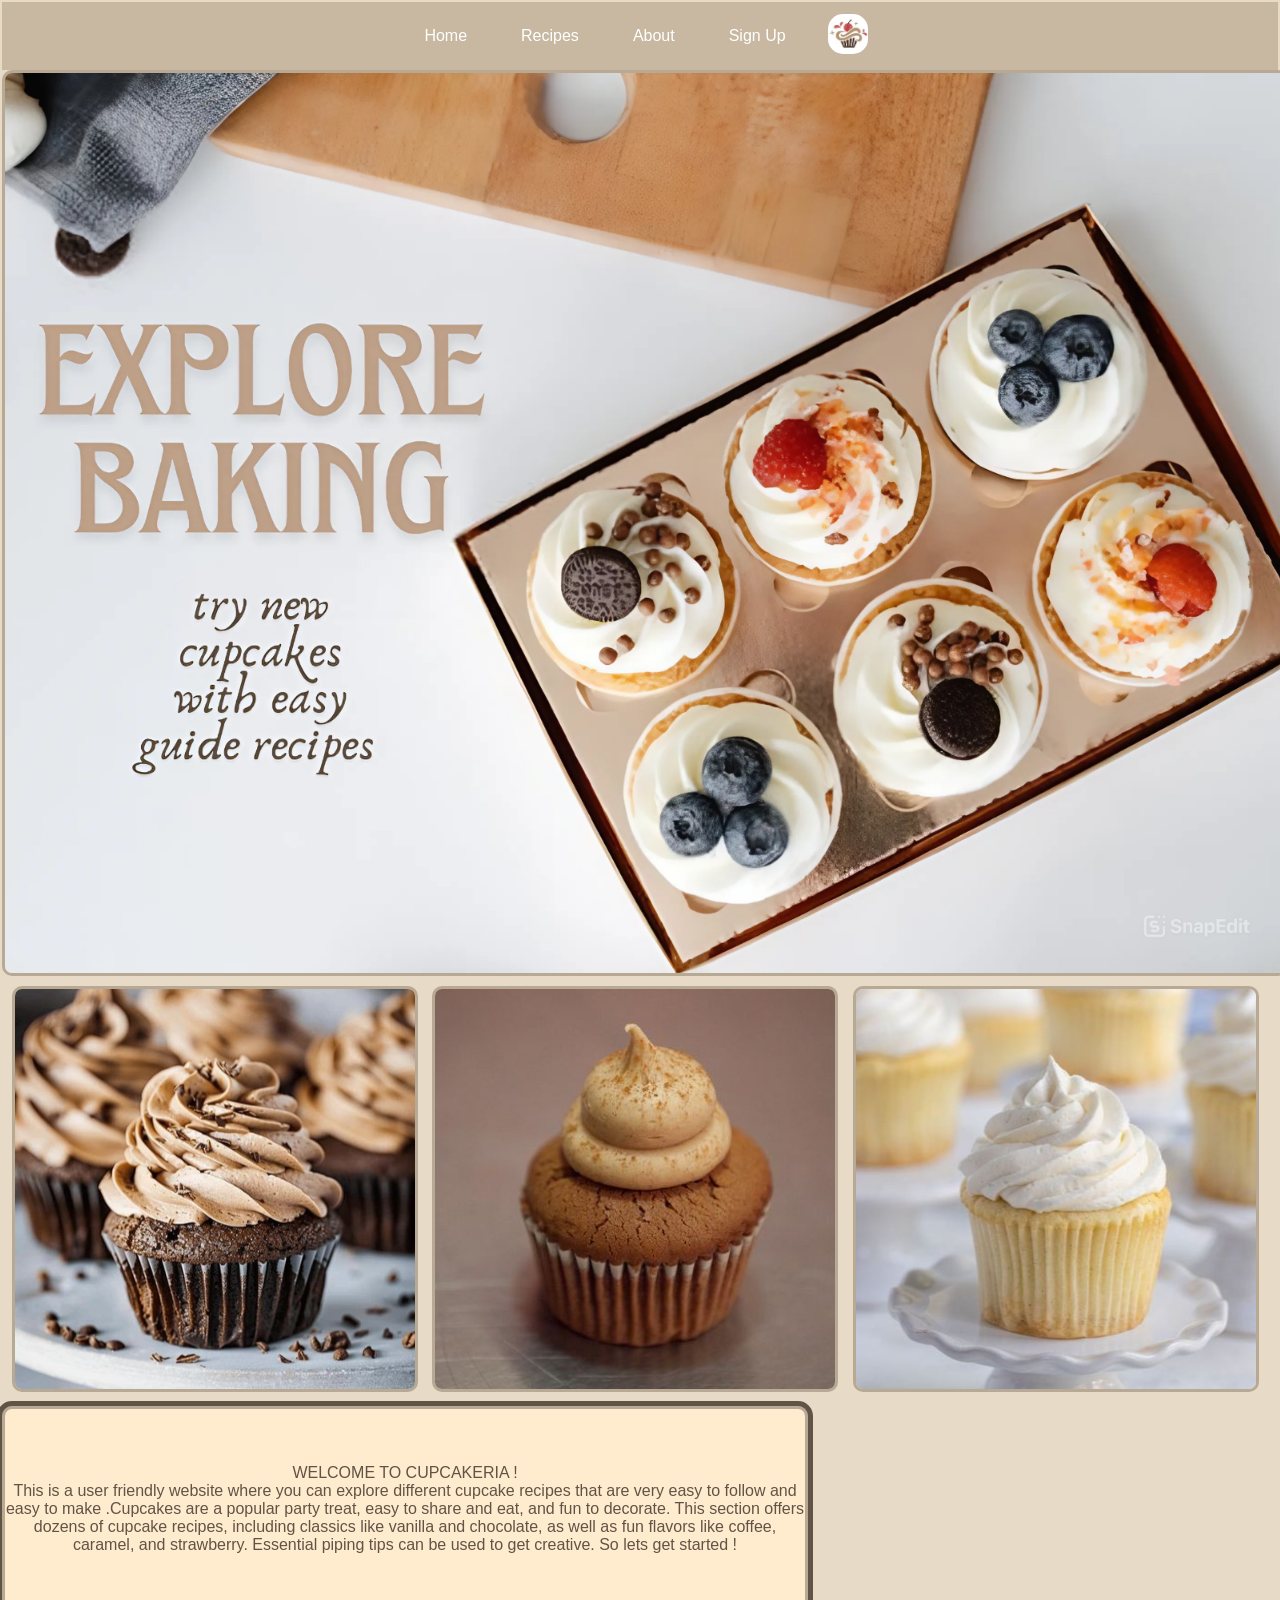
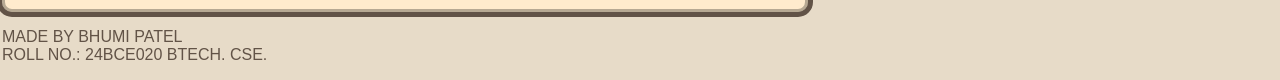
<file: index.html>
<html lang="en">
<head>
    <title>CUPCAKERIA</title>
    <style>
        body {
            margin: 2;
            font-family:'Lucida Sans', 'Lucida Sans Regular', 'Lucida Grande', 'Lucida Sans Unicode', Geneva, Verdana, sans-serif; 
            background-color: rgb(231, 219, 200);
            color:  #625347;
            justify-items: center;
        }
        .navbar {
            background-color: rgb(200, 184, 161);
            padding: 10px 20px;
            position:initial;
           
        }
        .menu {
            list-style: none;
            margin: 1px;;
            padding: 1px;
            display:flex;
            justify-content: center;
            align-items: center;
        }
        .menu li {
            margin: 0 15px;
        }
        .menu a {
            text-decoration: none;
            color: white;
            padding: 8px 12px;
        }
        .menu a:hover {
            background: #f9f5f5;
            color:brown;
            border-radius: 5px;
        }
        .menu img {
            border-radius: 15px ;
        }
        .img {
            justify-content: center;
            display:inline-flex;
            height: 400px;
            width: 400px ;
            align-items: center;
            margin-left: 10px ;
            border-radius: 10px ;
            border-style: solid;
            border-width: 3px ;
            border-color: rgb(183, 169, 147);
        }
        .img:hover {
            transform:scale(0.9) ;
            opacity: 90%;
            
        }
        .img1 {
            border-style: solid;
            border-width: 3px ;
            border-color: rgb(183, 169, 147);
            border-radius: 10px ;
            display:flex;
            width: 100vw;
            height: 100vh; 
            object-fit: cover;
            margin-bottom: 10px ;
            
            
        }
        .info {
            border-radius: 10px ;
            height: 200px ;
            width: 800px  ;
            text-align:center;
            font-family:'Lucida Sans', 'Lucida Sans Regular', 'Lucida Grande', 'Lucida Sans Unicode', Geneva, Verdana, sans-serif; 
            font-variant: caps;
            align-content: center;
            color:#625347;
            background-color: blanchedalmond;
            outline-style: solid;
            outline-width: 5px ;
            outline-color: #625347;
            margin-top: 10px ;
            border-style: solid;
            border-width: 3px ;
            border-color: rgb(183, 169, 147);

        }
        .info::selection {
            color: rgb(255, 238, 238);
        }
        body::selection{
            color: #7d7272;
            background-color: rgb(250, 242, 222);
        }
    </style>
</head>
<body>
    <nav class="navbar">
        <ul class="menu">
            <li><a href="index.html">Home</a></li>
            <li><a href="IA-recipes.html">Recipes</a></li>
            <li><a href="IA-contact.html">About</a></li>
            <li><a href="IA-LOGIN.html">Sign Up</a></li>
            <li>
                <img  src="cupcakeimg.jpg" width="40 px" height="40 px">
                
            </li>
        </ul>   
    </nav>

    <img class="img1" src="snapedit_1742325462311.jpeg"> 
    <img class="img" src="y7gc3haw.png"> 
    <img class="img" src="7atjngtc.png">
    <img class="img" src="glldor3c.png">


    <div class="info" >

        WELCOME TO CUPCAKERIA ! 
        <BR>
            This is a user friendly website where you can explore different cupcake recipes that are very easy to follow and easy to make .Cupcakes are a popular party treat, easy to share and eat, and fun to decorate. This section offers dozens of cupcake recipes, including classics like vanilla and chocolate, as well as fun flavors like coffee, caramel, and strawberry. Essential piping tips can be used to get creative. So lets get started ! 

    </div>
    <P>

    MADE BY BHUMI PATEL 
    <BR> ROLL NO.: 24BCE020 BTECH. CSE. 
    </P>
</body>
</html>
</file>
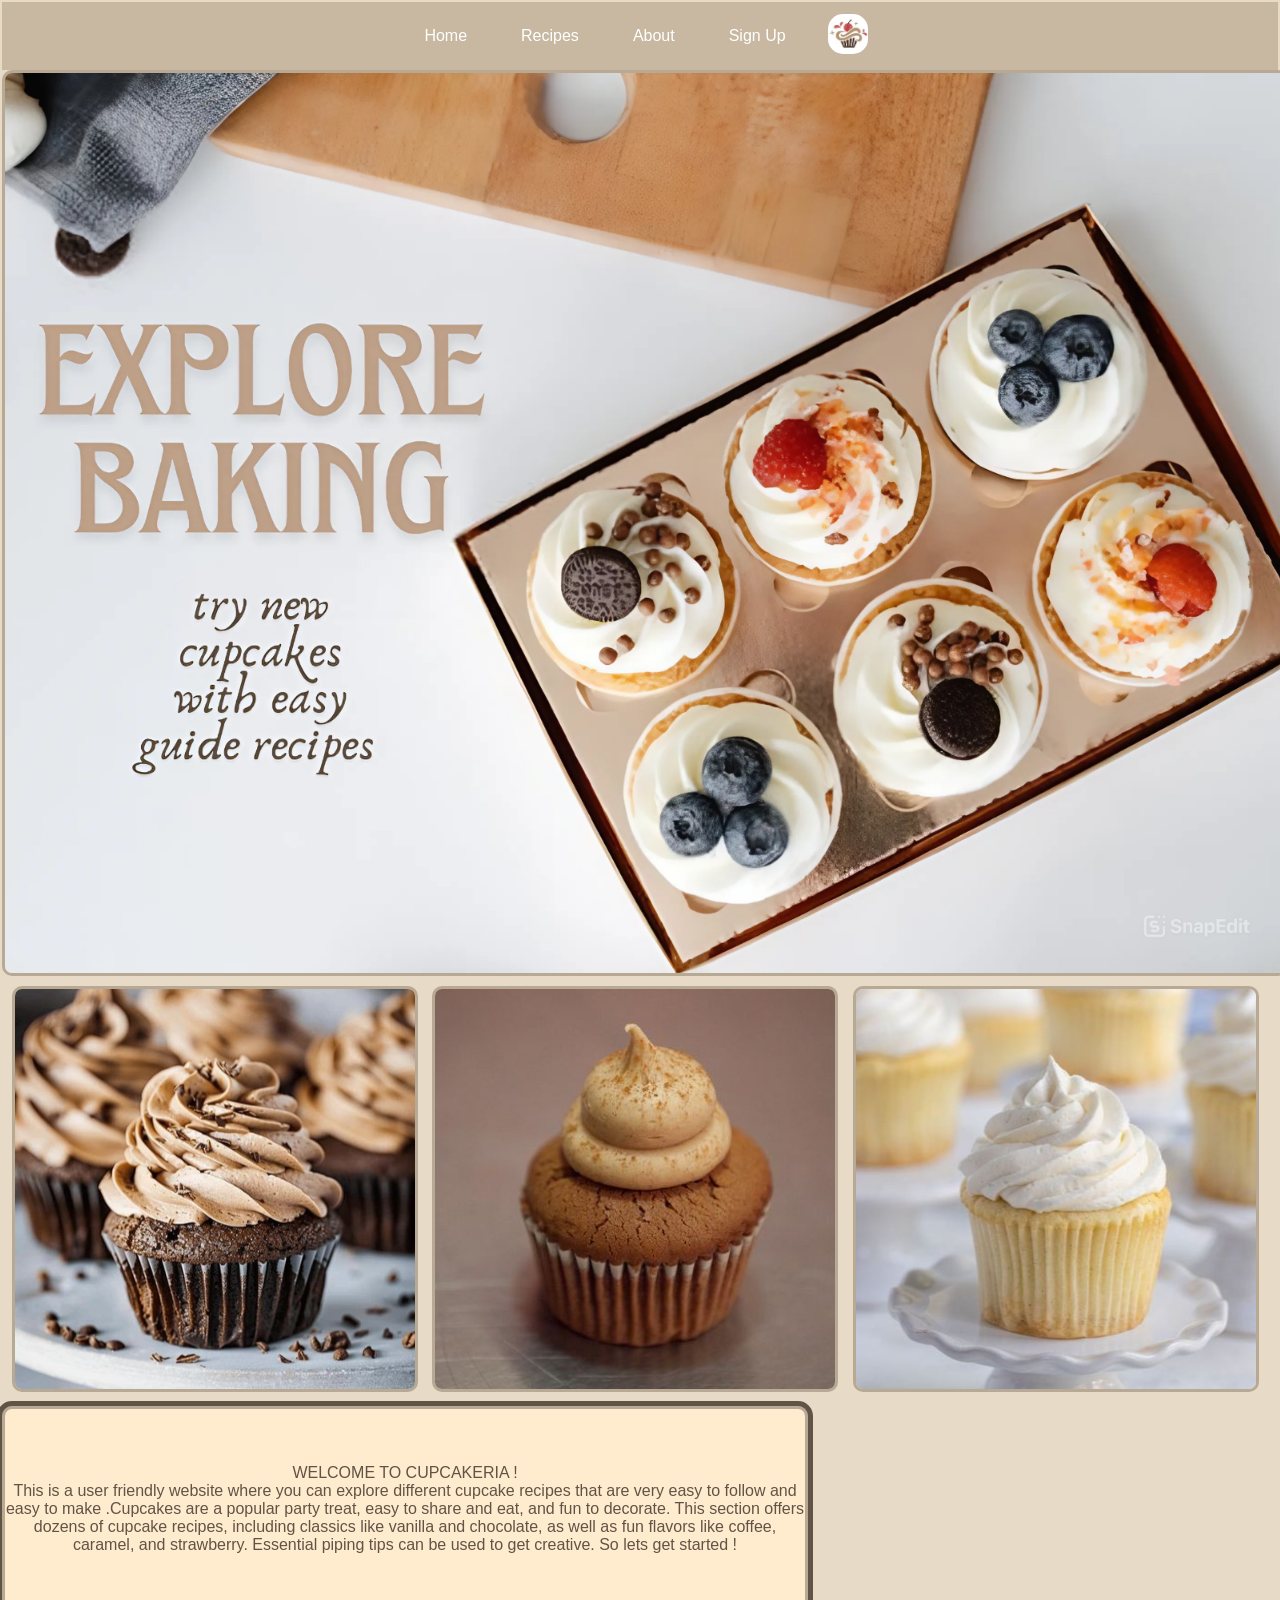
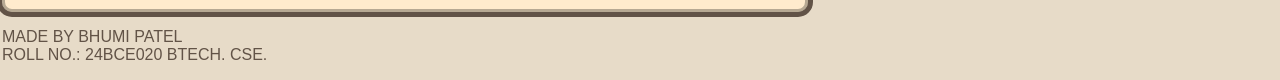
<file: IA-1.html>
<html lang="en">
<head>
    <title>CUPCAKERIA</title>
    <style>
        body {
            margin: 2;
            font-family:'Lucida Sans', 'Lucida Sans Regular', 'Lucida Grande', 'Lucida Sans Unicode', Geneva, Verdana, sans-serif; 
            background-color: rgb(231, 219, 200);
            color:  #625347;
            justify-items: center;
        }
        .navbar {
            background-color: rgb(200, 184, 161);
            padding: 10px 20px;
            position:initial;
           
        }
        .menu {
            list-style: none;
            margin: 1px;;
            padding: 1px;
            display:flex;
            justify-content: center;
            align-items: center;
        }
        .menu li {
            margin: 0 15px;
        }
        .menu a {
            text-decoration: none;
            color: white;
            padding: 8px 12px;
        }
        .menu a:hover {
            background: #f9f5f5;
            color:brown;
            border-radius: 5px;
        }
        .menu img {
            border-radius: 15px ;
        }
        .img {
            justify-content: center;
            display:inline-flex;
            height: 400px;
            width: 400px ;
            align-items: center;
            margin-left: 10px ;
            border-radius: 10px ;
            border-style: solid;
            border-width: 3px ;
            border-color: rgb(183, 169, 147);
        }
        .img:hover {
            transform:scale(0.9) ;
            opacity: 90%;
            
        }
        .img1 {
            border-style: solid;
            border-width: 3px ;
            border-color: rgb(183, 169, 147);
            border-radius: 10px ;
            display:flex;
            width: 100vw;
            height: 100vh; 
            object-fit: cover;
            margin-bottom: 10px ;
            
            
        }
        .info {
            border-radius: 10px ;
            height: 200px ;
            width: 800px  ;
            text-align:center;
            font-family:'Lucida Sans', 'Lucida Sans Regular', 'Lucida Grande', 'Lucida Sans Unicode', Geneva, Verdana, sans-serif; 
            font-variant: caps;
            align-content: center;
            color:#625347;
            background-color: blanchedalmond;
            outline-style: solid;
            outline-width: 5px ;
            outline-color: #625347;
            margin-top: 10px ;
            border-style: solid;
            border-width: 3px ;
            border-color: rgb(183, 169, 147);

        }
        .info::selection {
            color: rgb(255, 238, 238);
        }
        body::selection{
            color: #7d7272;
            background-color: rgb(250, 242, 222);
        }
    </style>
</head>
<body>
    <nav class="navbar">
        <ul class="menu">
            <li><a href="IA-1.html">Home</a></li>
            <li><a href="IA-recipes.html">Recipes</a></li>
            <li><a href="IA-contact.html">About</a></li>
            <li><a href="IA-LOGIN.html">Sign Up</a></li>
            <li>
                <img  src="cupcakeimg.jpg" width="40 px" height="40 px">
                
            </li>
        </ul>   
    </nav>

    <img class="img1" src="snapedit_1742325462311.jpeg"> 
    <img class="img" src="y7gc3haw.png"> 
    <img class="img" src="7atjngtc.png">
    <img class="img" src="glldor3c.png">


    <div class="info" >

        WELCOME TO CUPCAKERIA ! 
        <BR>
            This is a user friendly website where you can explore different cupcake recipes that are very easy to follow and easy to make .Cupcakes are a popular party treat, easy to share and eat, and fun to decorate. This section offers dozens of cupcake recipes, including classics like vanilla and chocolate, as well as fun flavors like coffee, caramel, and strawberry. Essential piping tips can be used to get creative. So lets get started ! 

    </div>
    <P>

    MADE BY BHUMI PATEL 
    <BR> ROLL NO.: 24BCE020 BTECH. CSE. 
    </P>
</body>
</html>
</file>
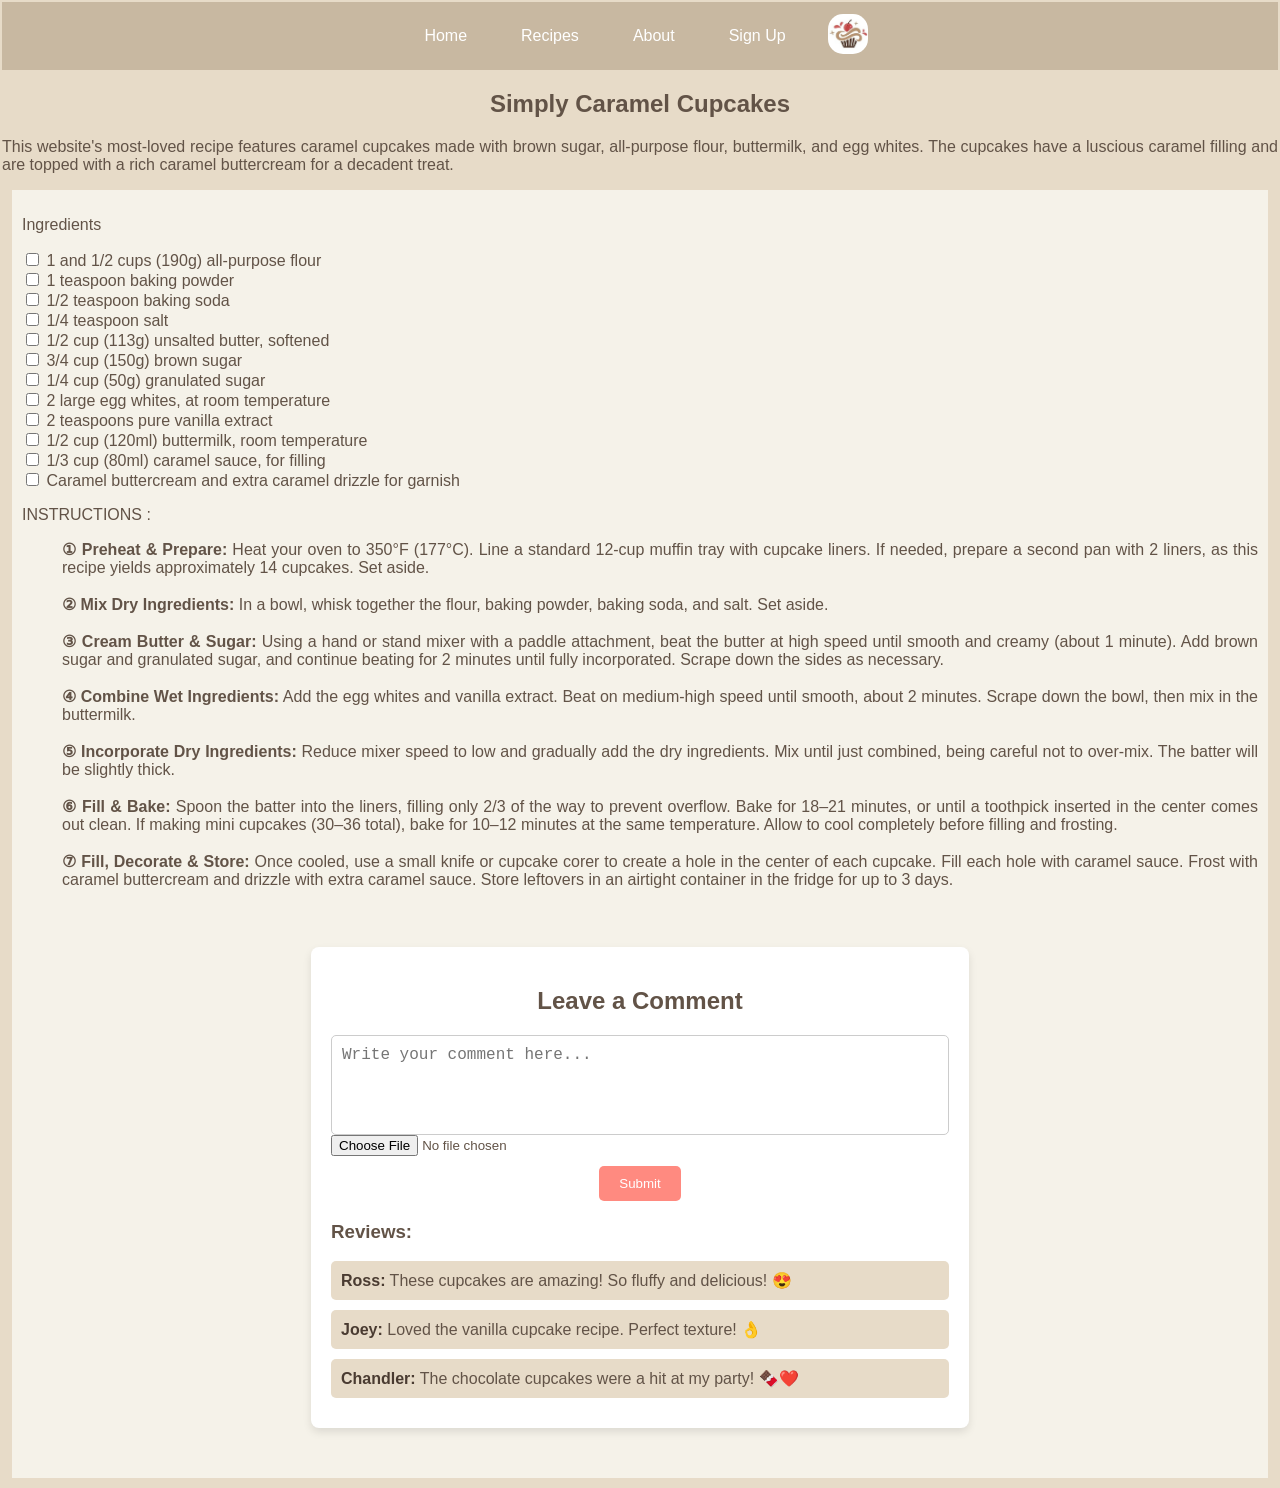
<file: IA-caramelR.html>
<html lang="en">
<head>
    <title>Vanilla Recipe</title>
    <style>
    body {
        margin: 2;
        font-family:'Lucida Sans', 'Lucida Sans Regular', 'Lucida Grande', 'Lucida Sans Unicode', Geneva, Verdana, sans-serif; 
        background-color: rgb(231, 219, 200);
        color:  #625347;
        justify-items: center;
        text-align: justify;
    }
    body::selection{
            color: #7d7272;
            background-color: rgb(250, 242, 222);
    }
    .navbar {
            background-color: rgb(200, 184, 161);
            padding: 10px 20px;
            position:initial;
           
        }
        .menu {
            list-style: none;
            margin: 1px;;
            padding: 1px;
            display:flex;
            justify-content: center;
            align-items: center;
        }
        .menu li {
            margin: 0 15px;
        }
        .menu a {
            text-decoration: none;
            color: white;
            padding: 8px 12px;
        }
        .menu a:hover {
            background: #f9f5f5;
            color:brown;
            border-radius: 5px;
        }
        .menu img {
            border-radius: 15px ;
        }
        .card{
            background-color: rgb(245, 242, 233);
            margin:10px;
            padding :10px;
        }
        .comment-section {
            width: 50%;
            margin: 40px auto;
            background: white;
            padding: 20px;
            border-radius: 8px;
            box-shadow: 0 4px 8px rgba(0, 0, 0, 0.1);
        }

        h2 {
            color: #625347;
            text-align: center;
        }

        .comment-box {
            width: 100%;
            height: 100px;
            padding: 10px;
            border: 1px solid #ccc;
            border-radius: 5px;
            resize: none;
            font-size: 16px;
        }

        .submit-btn {
            background-color: #ff8a80;
            color: white;
            border: none;
            padding: 10px 20px;
            border-radius: 5px;
            cursor: pointer;
            display: block;
            margin: 10px auto;
        }

        .reviews {
            margin-top: 20px;
        }

        .review {
            background: rgb(231, 219, 200);
            padding: 10px;
            border-radius: 5px;
            margin-bottom: 10px;
        }

        .review strong {
            color: #4a3b31;
        }
    </style>
</head>
<body>
    <nav class="navbar">
        <ul class="menu">
            <li><a href="index.html">Home</a></li>
            <li><a href="IA-recipes.html">Recipes</a></li>
            <li><a href="IA-contact.html">About</a></li>
            <li><a href="IA-LOGIN.html">Sign Up</a></li>
            <li>
                <img  src="cupcakeimg.jpg" width="40 px" height="40 px">
                
            </li>
        </ul>   
    </nav>
    <h2> Simply Caramel Cupcakes </h2>

    <p>
        This website's most-loved recipe features caramel cupcakes made with brown sugar, all-purpose flour, buttermilk, and egg whites. The cupcakes have a luscious caramel filling and are topped with a rich caramel buttercream for a decadent treat.
    </p>
    <div class="card">
    <p>Ingredients</p>
    <form style="text-align:left;">
        <label><input type="checkbox" value="flour"> 1 and 1/2 cups (190g) all-purpose flour</label><br>
        <label><input type="checkbox" value="baking_powder"> 1 teaspoon baking powder</label><br>
        <label><input type="checkbox" value="baking_soda"> 1/2 teaspoon baking soda</label><br>
        <label><input type="checkbox" value="salt"> 1/4 teaspoon salt</label><br>
        <label><input type="checkbox" value="butter"> 1/2 cup (113g) unsalted butter, softened</label><br>
        <label><input type="checkbox" value="brown_sugar"> 3/4 cup (150g) brown sugar</label><br>
        <label><input type="checkbox" value="sugar"> 1/4 cup (50g) granulated sugar</label><br>
        <label><input type="checkbox" value="egg_whites"> 2 large egg whites, at room temperature</label><br>
        <label><input type="checkbox" value="vanilla_extract"> 2 teaspoons pure vanilla extract</label><br>
        <label><input type="checkbox" value="buttermilk"> 1/2 cup (120ml) buttermilk, room temperature</label><br>
        <label><input type="checkbox" value="caramel_sauce"> 1/3 cup (80ml) caramel sauce, for filling</label><br>
        <label><input type="checkbox" value="frosting"> Caramel buttercream and extra caramel drizzle for garnish</label><br>
    </form>
    
    <p>INSTRUCTIONS : </p>
    <ol style="list-style-type: none; counter-reset: step-counter; text-align: justify;">
        <li style="counter-increment: step-counter;">
            <span style="font-weight: bold;">&#9312; Preheat & Prepare:</span>  
            Heat your oven to 350°F (177°C). Line a standard 12-cup muffin tray with cupcake liners. If needed, prepare a second pan with 2 liners, as this recipe yields approximately 14 cupcakes. Set aside.
        </li><br> 
        <li>
            <b>&#9313; Mix Dry Ingredients:</b>
            In a bowl, whisk together the flour, baking powder, baking soda, and salt. Set aside.
        </li><br> 
        <li>
            <b>&#9314; Cream Butter & Sugar:</b> 
            Using a hand or stand mixer with a paddle attachment, beat the butter at high speed until smooth and creamy (about 1 minute). Add brown sugar and granulated sugar, and continue beating for 2 minutes until fully incorporated. Scrape down the sides as necessary.
        </li><br> 
        <li>
            <b>&#9315; Combine Wet Ingredients:</b>  
            Add the egg whites and vanilla extract. Beat on medium-high speed until smooth, about 2 minutes. Scrape down the bowl, then mix in the buttermilk.
        </li><br> 
        <li>
            <b>&#9316; Incorporate Dry Ingredients:</b>  
            Reduce mixer speed to low and gradually add the dry ingredients. Mix until just combined, being careful not to over-mix. The batter will be slightly thick.
        </li><br> 
        <li >
            <b>&#9317; Fill & Bake:</b> 
            Spoon the batter into the liners, filling only 2/3 of the way to prevent overflow. Bake for 18–21 minutes, or until a toothpick inserted in the center comes out clean. If making mini cupcakes (30–36 total), bake for 10–12 minutes at the same temperature. Allow to cool completely before filling and frosting.
        </li><br> 
        <li >
            <b>&#9318; Fill, Decorate & Store:</b>
            Once cooled, use a small knife or cupcake corer to create a hole in the center of each cupcake. Fill each hole with caramel sauce. Frost with caramel buttercream and drizzle with extra caramel sauce. Store leftovers in an airtight container in the fridge for up to 3 days.
        </li><br>
    </ol>
    
    <div class="comment-section">
        <h2>Leave a Comment</h2>
        <textarea class="comment-box" placeholder="Write your comment here..."></textarea>
        <input type="file" accept=image/* name="image" value="image">
        <button class="submit-btn">Submit</button>

        <div class="reviews">
            <h3>Reviews:</h3>
            <div class="review"><strong>Ross:</strong> These cupcakes are amazing! So fluffy and delicious! 😍</div>
            <div class="review"><strong>Joey:</strong> Loved the vanilla cupcake recipe. Perfect texture! 👌</div>
            <div class="review"><strong>Chandler:</strong> The chocolate cupcakes were a hit at my party! 🍫❤️</div>
        </div>
    </div>
    


</div>

   

    
</body>
</html>
</file>
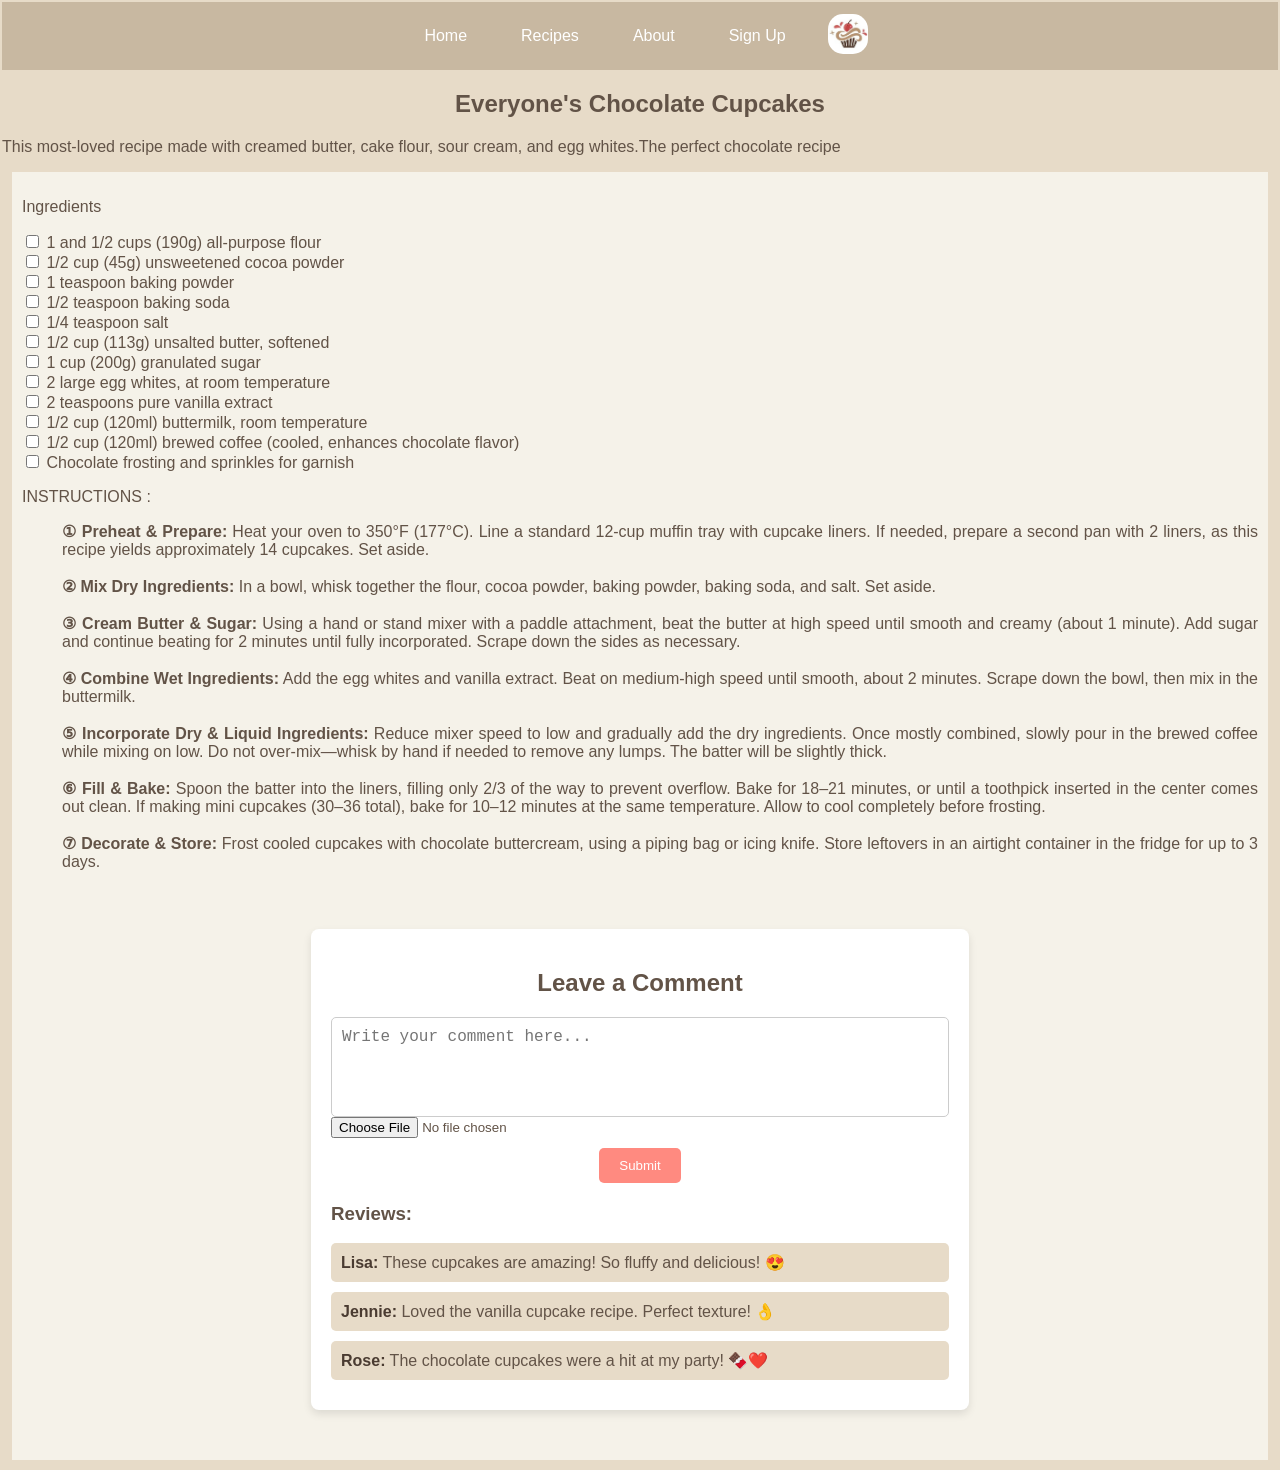
<file: IA-chocoR.html>
<html lang="en">
<head>
    <title>Chocolate Recipe</title>
    <style>
    body {
        margin: 2;
        font-family:'Lucida Sans', 'Lucida Sans Regular', 'Lucida Grande', 'Lucida Sans Unicode', Geneva, Verdana, sans-serif; 
        background-color: rgb(231, 219, 200);
        color:  #625347;
        justify-items: center;
        text-align: justify;
    }
    body::selection{
            color: #7d7272;
            background-color: rgb(250, 242, 222);
    }
    .navbar {
            background-color: rgb(200, 184, 161);
            padding: 10px 20px;
            position:initial;
           
        }
        .menu {
            list-style: none;
            margin: 1px;;
            padding: 1px;
            display:flex;
            justify-content: center;
            align-items: center;
        }
        .menu li {
            margin: 0 15px;
        }
        .menu a {
            text-decoration: none;
            color: white;
            padding: 8px 12px;
        }
        .menu a:hover {
            background: #f9f5f5;
            color:brown;
            border-radius: 5px;
        }
        .menu img {
            border-radius: 15px ;
        }
        .card{
            background-color: rgb(245, 242, 233);
            margin:10px;
            padding :10px;
        }
        .comment-section {
            width: 50%;
            margin: 40px auto;
            background: white;
            padding: 20px;
            border-radius: 8px;
            box-shadow: 0 4px 8px rgba(0, 0, 0, 0.1);
        }

        h2 {
            color: #625347;
            text-align: center;
        }

        .comment-box {
            width: 100%;
            height: 100px;
            padding: 10px;
            border: 1px solid #ccc;
            border-radius: 5px;
            resize: none;
            font-size: 16px;
        }

        .submit-btn {
            background-color: #ff8a80;
            color: white;
            border: none;
            padding: 10px 20px;
            border-radius: 5px;
            cursor: pointer;
            display: block;
            margin: 10px auto;
        }

        .reviews {
            margin-top: 20px;
        }

        .review {
            background: rgb(231, 219, 200);
            padding: 10px;
            border-radius: 5px;
            margin-bottom: 10px;
        }

        .review strong {
            color: #4a3b31;
        }
    </style>
</head>
<body>
    <nav class="navbar">
        <ul class="menu">
            <li><a href="index.html">Home</a></li>
            <li><a href="IA-recipes.html">Recipes</a></li>
            <li><a href="IA-contact.html">About</a></li>
            <li><a href="IA-LOGIN.html">Sign Up</a></li>
            <li>
                <img  src="cupcakeimg.jpg" width="40 px" height="40 px">
                
            </li>
        </ul>   
    </nav>
<h2> Everyone's Chocolate Cupcakes </h2>

<p>
    This most-loved recipe made with creamed butter, cake flour, sour cream, and egg whites.The perfect chocolate recipe
</p>
<div class="card">
<p>Ingredients</p>
<form style="text-align:left;">
        <label><input type="checkbox" value="flour"> 1 and 1/2 cups (190g) all-purpose flour</label><br>
        <label><input type="checkbox" value="cocoa_powder"> 1/2 cup (45g) unsweetened cocoa powder</label><br>
        <label><input type="checkbox" value="baking_powder"> 1 teaspoon baking powder</label><br>
        <label><input type="checkbox" value="baking_soda"> 1/2 teaspoon baking soda</label><br>
        <label><input type="checkbox" value="salt"> 1/4 teaspoon salt</label><br>
        <label><input type="checkbox" value="butter"> 1/2 cup (113g) unsalted butter, softened</label><br>
        <label><input type="checkbox" value="sugar"> 1 cup (200g) granulated sugar</label><br>
        <label><input type="checkbox" value="egg_whites"> 2 large egg whites, at room temperature</label><br>
        <label><input type="checkbox" value="vanilla_extract"> 2 teaspoons pure vanilla extract</label><br>
        <label><input type="checkbox" value="buttermilk"> 1/2 cup (120ml) buttermilk, room temperature</label><br>
        <label><input type="checkbox" value="coffee"> 1/2 cup (120ml) brewed coffee (cooled, enhances chocolate flavor)</label><br>
        <label><input type="checkbox" value="frosting"> Chocolate frosting and sprinkles for garnish</label><br>
</form>


<p>INSTRUCTIONS : </p>
<ol style="list-style-type: none; counter-reset: step-counter; text-align: justify;">
    <li style="counter-increment: step-counter;">
        <span style="font-weight: bold;">&#9312; Preheat & Prepare:</span>  
        Heat your oven to 350°F (177°C). Line a standard 12-cup muffin tray with cupcake liners. If needed, prepare a second pan with 2 liners, as this recipe yields approximately 14 cupcakes. Set aside.
    </li><br> 
    <li>
        <b>&#9313; Mix Dry Ingredients:</b>
        In a bowl, whisk together the flour, cocoa powder, baking powder, baking soda, and salt. Set aside.
    </li><br> 
    <li>
        <b>&#9314; Cream Butter & Sugar:</b> 
        Using a hand or stand mixer with a paddle attachment, beat the butter at high speed until smooth and creamy (about 1 minute). Add sugar and continue beating for 2 minutes until fully incorporated. Scrape down the sides as necessary.
    </li><br> 
    <li>
        <b>&#9315; Combine Wet Ingredients:</b>  
        Add the egg whites and vanilla extract. Beat on medium-high speed until smooth, about 2 minutes. Scrape down the bowl, then mix in the buttermilk.
    </li><br> 
    <li>
        <b>&#9316; Incorporate Dry & Liquid Ingredients:</b>  
        Reduce mixer speed to low and gradually add the dry ingredients. Once mostly combined, slowly pour in the brewed coffee while mixing on low. Do not over-mix—whisk by hand if needed to remove any lumps. The batter will be slightly thick.
    </li><br> 
    <li >
        <b>&#9317; Fill & Bake:</b> 
        Spoon the batter into the liners, filling only 2/3 of the way to prevent overflow. Bake for 18–21 minutes, or until a toothpick inserted in the center comes out clean. If making mini cupcakes (30–36 total), bake for 10–12 minutes at the same temperature. Allow to cool completely before frosting.
    </li><br> 
    <li >
        <b>&#9318; Decorate & Store:</b>
        Frost cooled cupcakes with chocolate buttercream, using a piping bag or icing knife. Store leftovers in an airtight container in the fridge for up to 3 days.
    </li><br>
</ol>
    <div class="comment-section">
        <h2>Leave a Comment</h2>
        <textarea class="comment-box" placeholder="Write your comment here..."></textarea>
        <input type="file" accept=image/* name="image" value="image">
        <button class="submit-btn">Submit</button>

        <div class="reviews">
            <h3>Reviews:</h3>
            <div class="review"><strong>Lisa:</strong> These cupcakes are amazing! So fluffy and delicious! 😍</div>
            <div class="review"><strong>Jennie:</strong> Loved the vanilla cupcake recipe. Perfect texture! 👌</div>
            <div class="review"><strong>Rose:</strong> The chocolate cupcakes were a hit at my party! 🍫❤️</div>
        </div>
    </div>
</html>

</div>

   

    
</body>
</html>
</file>
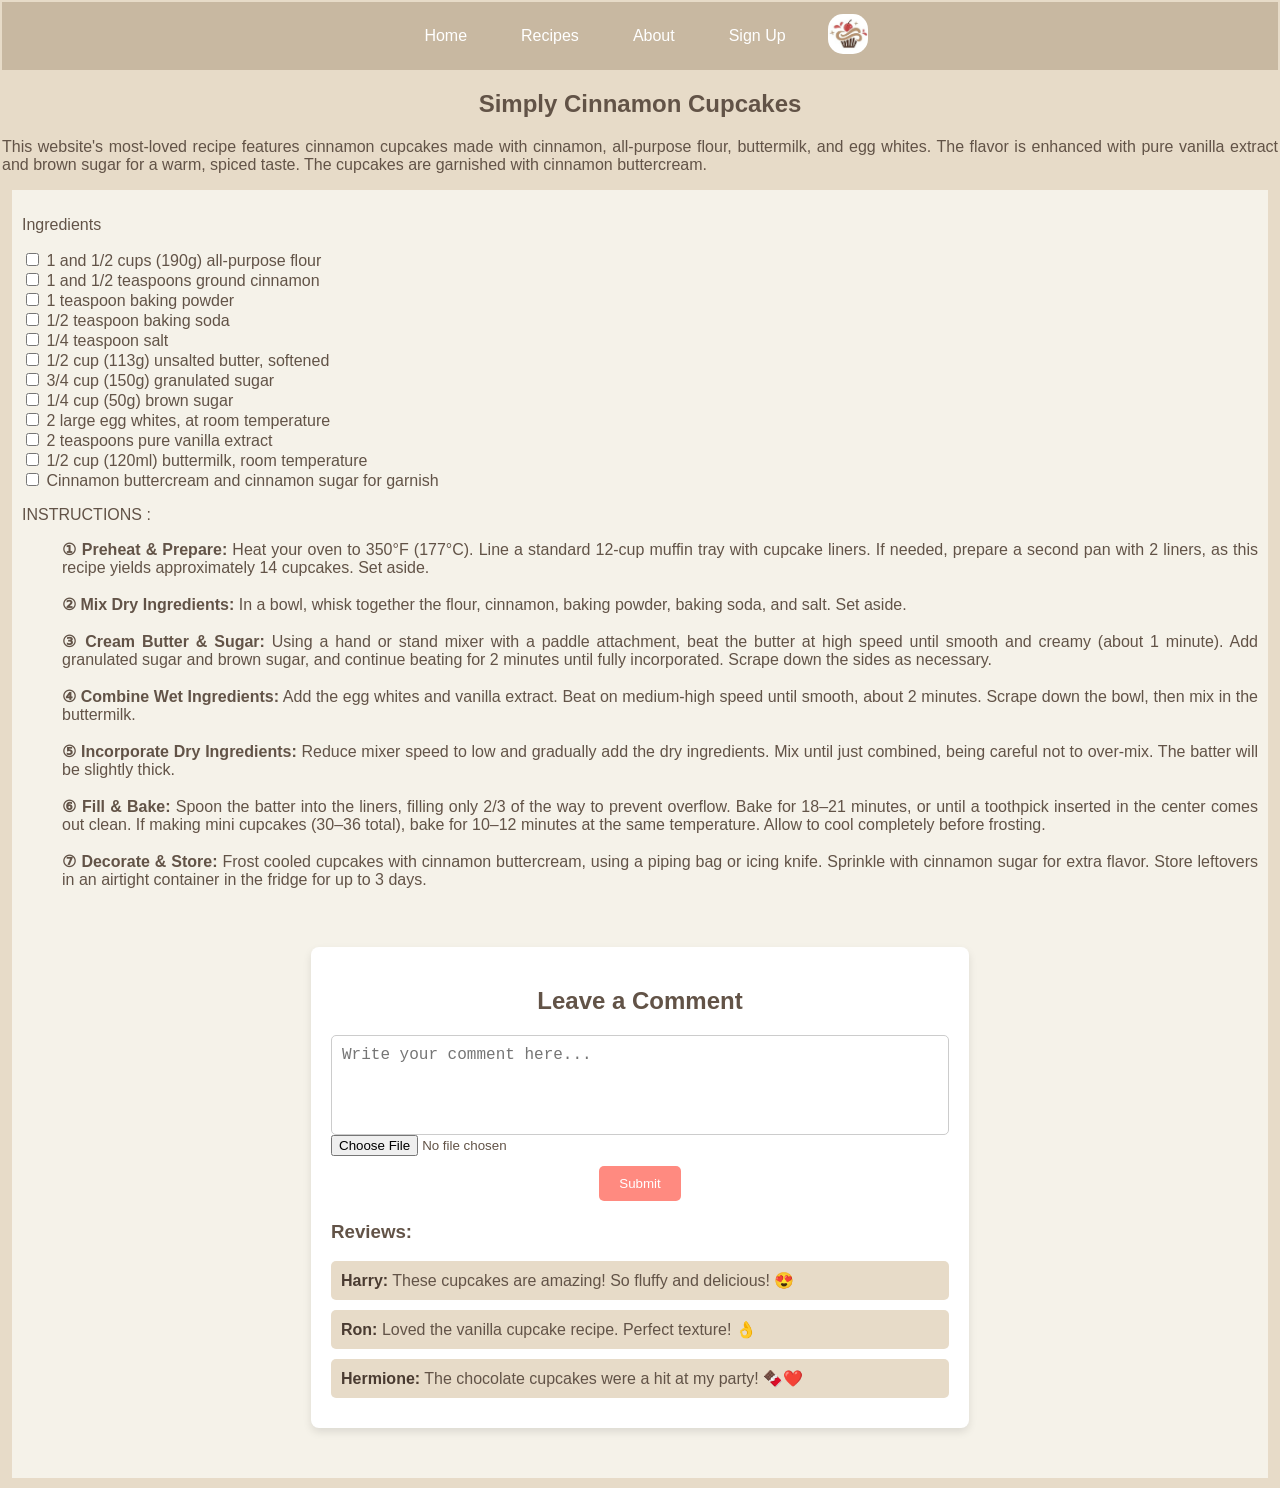
<file: IA-cinnaR.html>
<html lang="en">
<head>
    <title>Chocolate Recipe</title>
    <style>
    body {
        margin: 2;
        font-family:'Lucida Sans', 'Lucida Sans Regular', 'Lucida Grande', 'Lucida Sans Unicode', Geneva, Verdana, sans-serif; 
        background-color: rgb(231, 219, 200);
        color:  #625347;
        justify-items: center;
        text-align: justify;
    }
    body::selection{
            color: #7d7272;
            background-color: rgb(250, 242, 222);
    }
    .navbar {
            background-color: rgb(200, 184, 161);
            padding: 10px 20px;
            position:initial;
           
        }
        .menu {
            list-style: none;
            margin: 1px;;
            padding: 1px;
            display:flex;
            justify-content: center;
            align-items: center;
        }
        .menu li {
            margin: 0 15px;
        }
        .menu a {
            text-decoration: none;
            color: white;
            padding: 8px 12px;
        }
        .menu a:hover {
            background: #f9f5f5;
            color:brown;
            border-radius: 5px;
        }
        .menu img {
            border-radius: 15px ;
        }
        .card{
            background-color: rgb(245, 242, 233);
            margin:10px;
            padding :10px;
        }
        .comment-section {
            width: 50%;
            margin: 40px auto;
            background: white;
            padding: 20px;
            border-radius: 8px;
            box-shadow: 0 4px 8px rgba(0, 0, 0, 0.1);
        }

        h2 {
            color: #625347;
            text-align: center;
        }

        .comment-box {
            width: 100%;
            height: 100px;
            padding: 10px;
            border: 1px solid #ccc;
            border-radius: 5px;
            resize: none;
            font-size: 16px;
        }

        .submit-btn {
            background-color: #ff8a80;
            color: white;
            border: none;
            padding: 10px 20px;
            border-radius: 5px;
            cursor: pointer;
            display: block;
            margin: 10px auto;
        }

        .reviews {
            margin-top: 20px;
        }

        .review {
            background: rgb(231, 219, 200);
            padding: 10px;
            border-radius: 5px;
            margin-bottom: 10px;
        }

        .review strong {
            color: #4a3b31;
        }
    </style>
</head>
<body>
    <nav class="navbar">
        <ul class="menu">
            <li><a href="index.html">Home</a></li>
            <li><a href="IA-recipes.html">Recipes</a></li>
            <li><a href="IA-contact.html">About</a></li>
            <li><a href="IA-LOGIN.html">Sign Up</a></li>
            <li>
                <img  src="cupcakeimg.jpg" width="40 px" height="40 px">
                
            </li>
        </ul>   
    </nav>
    <h2> Simply Cinnamon Cupcakes </h2>

    <p>
        This website's most-loved recipe features cinnamon cupcakes made with cinnamon, all-purpose flour, buttermilk, and egg whites. The flavor is enhanced with pure vanilla extract and brown sugar for a warm, spiced taste. The cupcakes are garnished with cinnamon buttercream.
    </p>
    <div class="card">
    <p>Ingredients</p>
    <form style="text-align:left;">
        <label><input type="checkbox" value="flour"> 1 and 1/2 cups (190g) all-purpose flour</label><br>
        <label><input type="checkbox" value="cinnamon"> 1 and 1/2 teaspoons ground cinnamon</label><br>
        <label><input type="checkbox" value="baking_powder"> 1 teaspoon baking powder</label><br>
        <label><input type="checkbox" value="baking_soda"> 1/2 teaspoon baking soda</label><br>
        <label><input type="checkbox" value="salt"> 1/4 teaspoon salt</label><br>
        <label><input type="checkbox" value="butter"> 1/2 cup (113g) unsalted butter, softened</label><br>
        <label><input type="checkbox" value="sugar"> 3/4 cup (150g) granulated sugar</label><br>
        <label><input type="checkbox" value="brown_sugar"> 1/4 cup (50g) brown sugar</label><br>
        <label><input type="checkbox" value="egg_whites"> 2 large egg whites, at room temperature</label><br>
        <label><input type="checkbox" value="vanilla_extract"> 2 teaspoons pure vanilla extract</label><br>
        <label><input type="checkbox" value="buttermilk"> 1/2 cup (120ml) buttermilk, room temperature</label><br>
        <label><input type="checkbox" value="frosting"> Cinnamon buttercream and cinnamon sugar for garnish</label><br>
    </form>
    
    <p>INSTRUCTIONS : </p>
    <ol style="list-style-type: none; counter-reset: step-counter; text-align: justify;">
        <li style="counter-increment: step-counter;">
            <b>&#9312; Preheat & Prepare:</b>  
            Heat your oven to 350°F (177°C). Line a standard 12-cup muffin tray with cupcake liners. If needed, prepare a second pan with 2 liners, as this recipe yields approximately 14 cupcakes. Set aside.
        </li><br> 
        <li>
            <b>&#9313; Mix Dry Ingredients:</b>
            In a bowl, whisk together the flour, cinnamon, baking powder, baking soda, and salt. Set aside.
        </li><br> 
        <li>
            <b>&#9314; Cream Butter & Sugar:</b> 
            Using a hand or stand mixer with a paddle attachment, beat the butter at high speed until smooth and creamy (about 1 minute). Add granulated sugar and brown sugar, and continue beating for 2 minutes until fully incorporated. Scrape down the sides as necessary.
        </li><br> 
        <li>
            <b>&#9315; Combine Wet Ingredients:</b>  
            Add the egg whites and vanilla extract. Beat on medium-high speed until smooth, about 2 minutes. Scrape down the bowl, then mix in the buttermilk.
        </li><br> 
        <li>
            <b>&#9316; Incorporate Dry Ingredients:</b>  
            Reduce mixer speed to low and gradually add the dry ingredients. Mix until just combined, being careful not to over-mix. The batter will be slightly thick.
        </li><br> 
        <li >
            <b>&#9317; Fill & Bake:</b> 
            Spoon the batter into the liners, filling only 2/3 of the way to prevent overflow. Bake for 18–21 minutes, or until a toothpick inserted in the center comes out clean. If making mini cupcakes (30–36 total), bake for 10–12 minutes at the same temperature. Allow to cool completely before frosting.
        </li><br> 
        <li >
            <b>&#9318; Decorate & Store:</b>
            Frost cooled cupcakes with cinnamon buttercream, using a piping bag or icing knife. Sprinkle with cinnamon sugar for extra flavor. Store leftovers in an airtight container in the fridge for up to 3 days.
        </li><br>
    </ol>
    <div class="comment-section">
        <h2>Leave a Comment</h2>
        <textarea class="comment-box" placeholder="Write your comment here..."></textarea>
        <input type="file" accept=image/* name="image" value="image">
        <button class="submit-btn">Submit</button>

        <div class="reviews">
            <h3>Reviews:</h3>
            <div class="review"><strong>Harry:</strong> These cupcakes are amazing! So fluffy and delicious! 😍</div>
            <div class="review"><strong>Ron:</strong> Loved the vanilla cupcake recipe. Perfect texture! 👌</div>
            <div class="review"><strong>Hermione:</strong> The chocolate cupcakes were a hit at my party! 🍫❤️</div>
        </div>
    </div>
    


</div>

   

    
</body>
</html>
</file>
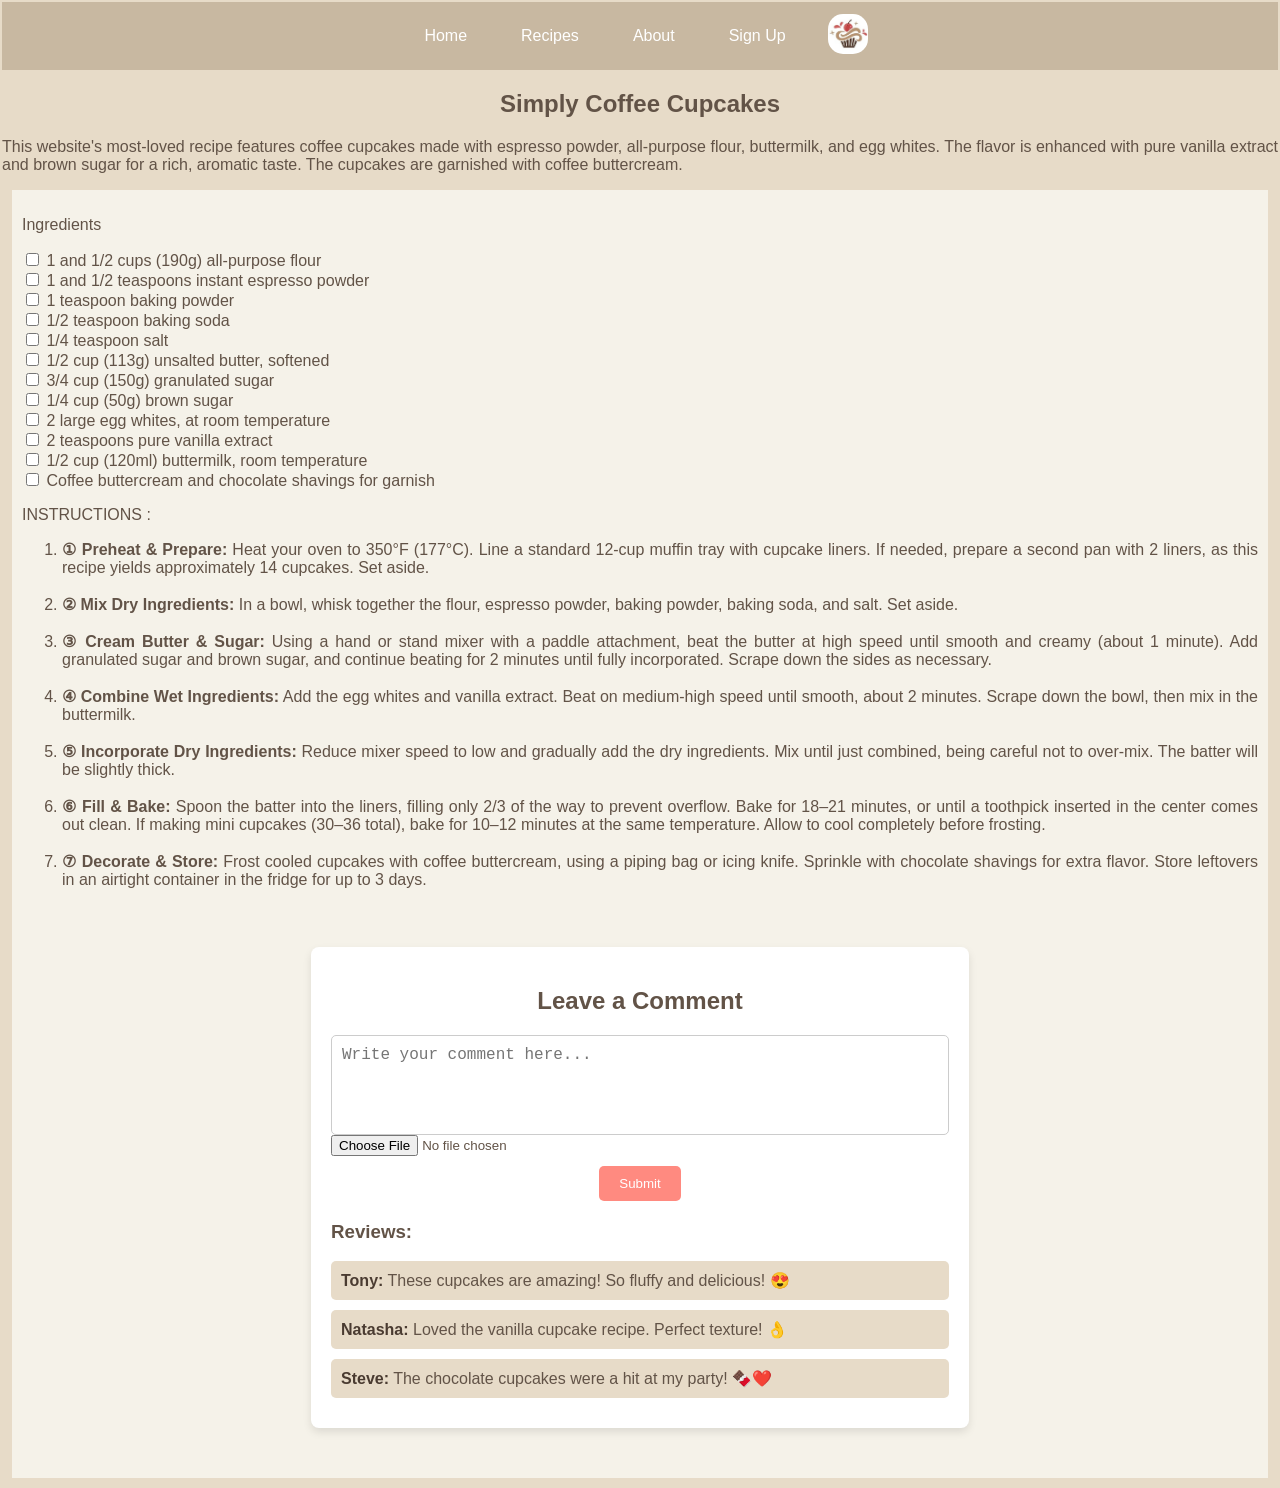
<file: IA-coffeeR.html>
<html lang="en">
<head>
    <title>Vanilla Recipe</title>
    <style>
    body {
        margin: 2;
        font-family:'Lucida Sans', 'Lucida Sans Regular', 'Lucida Grande', 'Lucida Sans Unicode', Geneva, Verdana, sans-serif; 
        background-color: rgb(231, 219, 200);
        color:  #625347;
        justify-items: center;
        text-align: justify;
    }
    body::selection{
            color: #7d7272;
            background-color: rgb(250, 242, 222);
    }
    .navbar {
            background-color: rgb(200, 184, 161);
            padding: 10px 20px;
            position:initial;
           
        }
        .menu {
            list-style: none;
            margin: 1px;;
            padding: 1px;
            display:flex;
            justify-content: center;
            align-items: center;
        }
        .menu li {
            margin: 0 15px;
        }
        .menu a {
            text-decoration: none;
            color: white;
            padding: 8px 12px;
        }
        .menu a:hover {
            background: #f9f5f5;
            color:brown;
            border-radius: 5px;
        }
        .menu img {
            border-radius: 15px ;
        }
        .card{
            background-color: rgb(245, 242, 233);
            margin:10px;
            padding :10px;
        }
        .comment-section {
            width: 50%;
            margin: 40px auto;
            background: white;
            padding: 20px;
            border-radius: 8px;
            box-shadow: 0 4px 8px rgba(0, 0, 0, 0.1);
        }

        h2 {
            color: #625347;
            text-align: center;
        }

        .comment-box {
            width: 100%;
            height: 100px;
            padding: 10px;
            border: 1px solid #ccc;
            border-radius: 5px;
            resize: none;
            font-size: 16px;
        }

        .submit-btn {
            background-color: #ff8a80;
            color: white;
            border: none;
            padding: 10px 20px;
            border-radius: 5px;
            cursor: pointer;
            display: block;
            margin: 10px auto;
        }

        .reviews {
            margin-top: 20px;
        }

        .review {
            background: rgb(231, 219, 200);
            padding: 10px;
            border-radius: 5px;
            margin-bottom: 10px;
        }

        .review strong {
            color: #4a3b31;
        }
    </style>
</head>
<body>
    <nav class="navbar">
        <ul class="menu">
            <li><a href="index.html">Home</a></li>
            <li><a href="IA-recipes.html">Recipes</a></li>
            <li><a href="IA-contact.html">About</a></li>
            <li><a href="IA-LOGIN.html">Sign Up</a></li>
            <li>
                <img  src="cupcakeimg.jpg" width="40 px" height="40 px">
                
            </li>
        </ul>   
    </nav>
<h2> Simply Coffee Cupcakes </h2>

<p>
    This website's most-loved recipe features coffee cupcakes made with espresso powder, all-purpose flour, buttermilk, and egg whites. The flavor is enhanced with pure vanilla extract and brown sugar for a rich, aromatic taste. The cupcakes are garnished with coffee buttercream.
</p>
<div class="card">
<p>Ingredients</p>
<form style="text-align:left;">
    <label><input type="checkbox" value="flour"> 1 and 1/2 cups (190g) all-purpose flour</label><br>
    <label><input type="checkbox" value="espresso_powder"> 1 and 1/2 teaspoons instant espresso powder</label><br>
    <label><input type="checkbox" value="baking_powder"> 1 teaspoon baking powder</label><br>
    <label><input type="checkbox" value="baking_soda"> 1/2 teaspoon baking soda</label><br>
    <label><input type="checkbox" value="salt"> 1/4 teaspoon salt</label><br>
    <label><input type="checkbox" value="butter"> 1/2 cup (113g) unsalted butter, softened</label><br>
    <label><input type="checkbox" value="sugar"> 3/4 cup (150g) granulated sugar</label><br>
    <label><input type="checkbox" value="brown_sugar"> 1/4 cup (50g) brown sugar</label><br>
    <label><input type="checkbox" value="egg_whites"> 2 large egg whites, at room temperature</label><br>
    <label><input type="checkbox" value="vanilla_extract"> 2 teaspoons pure vanilla extract</label><br>
    <label><input type="checkbox" value="buttermilk"> 1/2 cup (120ml) buttermilk, room temperature</label><br>
    <label><input type="checkbox" value="frosting"> Coffee buttercream and chocolate shavings for garnish</label><br>
</form>

<p>INSTRUCTIONS : </p>
<ol style=" counter-reset: step-counter; text-align: justify;">
    <li style="counter-increment: step-counter;">
        <b>&#9312; Preheat & Prepare:</b> 
        Heat your oven to 350°F (177°C). Line a standard 12-cup muffin tray with cupcake liners. If needed, prepare a second pan with 2 liners, as this recipe yields approximately 14 cupcakes. Set aside.
    </li><br> 
    <li>
        <b>&#9313; Mix Dry Ingredients:</b>
        In a bowl, whisk together the flour, espresso powder, baking powder, baking soda, and salt. Set aside.
    </li><br> 
    <li>
        <b>&#9314; Cream Butter & Sugar:</b> 
        Using a hand or stand mixer with a paddle attachment, beat the butter at high speed until smooth and creamy (about 1 minute). Add granulated sugar and brown sugar, and continue beating for 2 minutes until fully incorporated. Scrape down the sides as necessary.
    </li><br> 
    <li>
        <b>&#9315; Combine Wet Ingredients:</b>  
        Add the egg whites and vanilla extract. Beat on medium-high speed until smooth, about 2 minutes. Scrape down the bowl, then mix in the buttermilk.
    </li><br> 
    <li>
        <b>&#9316; Incorporate Dry Ingredients:</b>  
        Reduce mixer speed to low and gradually add the dry ingredients. Mix until just combined, being careful not to over-mix. The batter will be slightly thick.
    </li><br> 
    <li >
        <b>&#9317; Fill & Bake:</b> 
        Spoon the batter into the liners, filling only 2/3 of the way to prevent overflow. Bake for 18–21 minutes, or until a toothpick inserted in the center comes out clean. If making mini cupcakes (30–36 total), bake for 10–12 minutes at the same temperature. Allow to cool completely before frosting.
    </li><br> 
    <li >
        <b>&#9318; Decorate & Store:</b>
        Frost cooled cupcakes with coffee buttercream, using a piping bag or icing knife. Sprinkle with chocolate shavings for extra flavor. Store leftovers in an airtight container in the fridge for up to 3 days.
    </li><br>
</ol>

    <div class="comment-section">
        <h2>Leave a Comment</h2>
        <textarea class="comment-box" placeholder="Write your comment here..."></textarea>
        <input type="file" accept=image/* name="image" value="image">
        <button class="submit-btn">Submit</button>

        <div class="reviews">
            <h3>Reviews:</h3>
            <div class="review"><strong>Tony:</strong> These cupcakes are amazing! So fluffy and delicious! 😍</div>
            <div class="review"><strong>Natasha:</strong> Loved the vanilla cupcake recipe. Perfect texture! 👌</div>
            <div class="review"><strong>Steve:</strong> The chocolate cupcakes were a hit at my party! 🍫❤️</div>
        </div>
    </div>
    


</div>

   

    
</body>
</html>
</file>
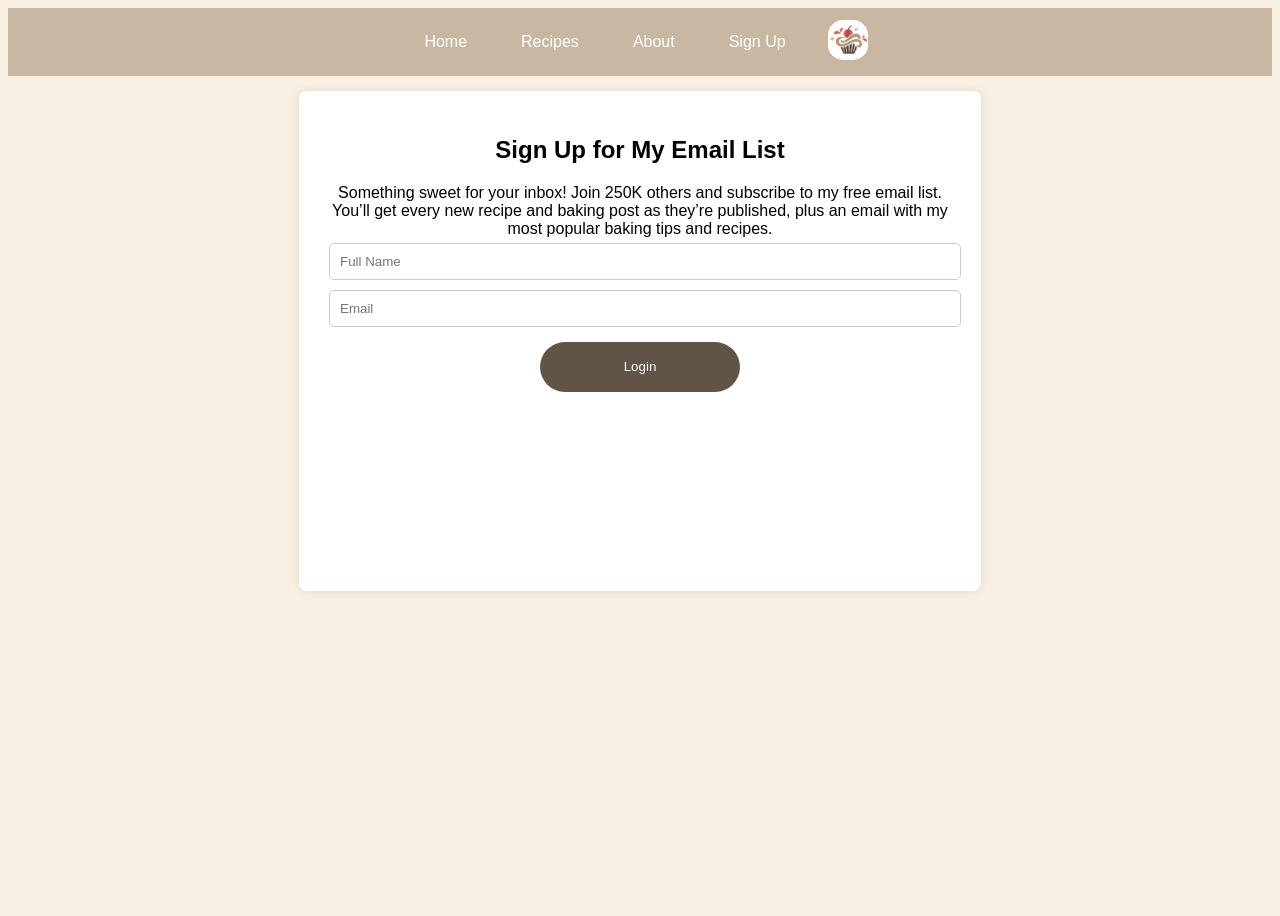
<file: IA-LOGIN.html>
<html lang="en">
<head>
    <title>Login Page</title>
    <style>
        body {
            font-family:'Lucida Sans', 'Lucida Sans Regular', 'Lucida Grande', 'Lucida Sans Unicode', Geneva, Verdana, sans-serif; 
            display: flex;
            flex-direction: column;
            align-items: stretch;
            height: 100vh;
            background-color: rgb(248, 240, 227);
        }
        body::selection{
            color: #7d7272;
            background-color: rgb(250, 242, 222);
        }
        .navbar{
            background-color: rgb(200, 184, 161);
            padding: 10px 20px;
        }
      
        .menu {
            list-style: none;
            margin: 1px;;
            padding: 1px;
            display:flex;
            justify-content: center;
            align-items: center;
        }
        .menu li {
            margin: 0 15px;
        }
        .menu a {
            text-decoration: none;
            color: white;
            padding: 8px 12px;
        }
        .menu a:hover {
            background: #f9f5f5;
            color:brown;
            border-radius: 5px;
        }
        .menu img {
            border-radius: 15px ;
        }
        .login-container {
            background: white;
            padding: 20px;
            border-radius: 8px;
            box-shadow: 0 0 10px rgba(0, 0, 0, 0.1);
            text-align: center;
            align-items: center;
            justify-content: center;
            margin: 15px auto; /* Center the container */
            padding: 25px;
            width:50%;
            height:50%;
        }
        input {
            width: 100%;
            padding: 10px;
            margin: 5px ;
            border: 1px solid #ccc;
            border-radius: 5px;
            font-family:'Lucida Sans', 'Lucida Sans Regular', 'Lucida Grande', 'Lucida Sans Unicode', Geneva, Verdana, sans-serif; 
        }
        button {
            width: 100%;
            padding: 10px;
            margin: 10px ;
            border: 1px solid #ccc;
            border-radius: 50px;
            font-family:'Lucida Sans', 'Lucida Sans Regular', 'Lucida Grande', 'Lucida Sans Unicode', Geneva, Verdana, sans-serif; 
        }
        button {
            background-color:  #625347;
            color: white;
            border: none;
            cursor: pointer;
        }
        button:hover { background-color: #da884a; }

        #loginbutton {
            width: 200px;
            height: 50px ;
        }
        

        
    </style>
</head>
<body>
    <nav class="navbar" >
        <ul class="menu">
            <li><a href="index.html">Home</a></li>
            <li><a href="IA-recipes.html">Recipes</a></li>
            <li><a href="IA-contact.html">About</a></li>
            <li><a href="IA-LOGIN.html">Sign Up</a></li>
            <li>
                <img  src="cupcakeimg.jpg" width="40 px" height="40 px">
                
            </li>
        </ul>   
    </nav>

    <div class="login-container">

        <h2>Sign Up for My Email List</h2>

        Something sweet for your inbox! Join 250K others and subscribe to my free email list. You’ll get every new recipe and baking post as they’re published, plus an email with my most popular baking tips and recipes.
        
        <input type="text" id="name" placeholder="Full Name">
        <input type="email" id="email" placeholder="Email">

        <button onclick="login()" id="loginbutton">Login</button>

        <p id="message" style="color: red;"></p>   

    </div>
    <script>
        function login() {
            let name = document.getElementById("name").value.trim();   // trim cuts out whitespace user may enter 
            let email = document.getElementById("email").value.trim();
            let message = document.getElementById("message");
            
            message.innerText = !name ? "Enter your name." : 
                                !email ? "Enter your email." : 
                                            "Login successful!";
            message.style.color = !name || !email ? "red" : "green";
        }
    </script>
</body>
</html>
</file>
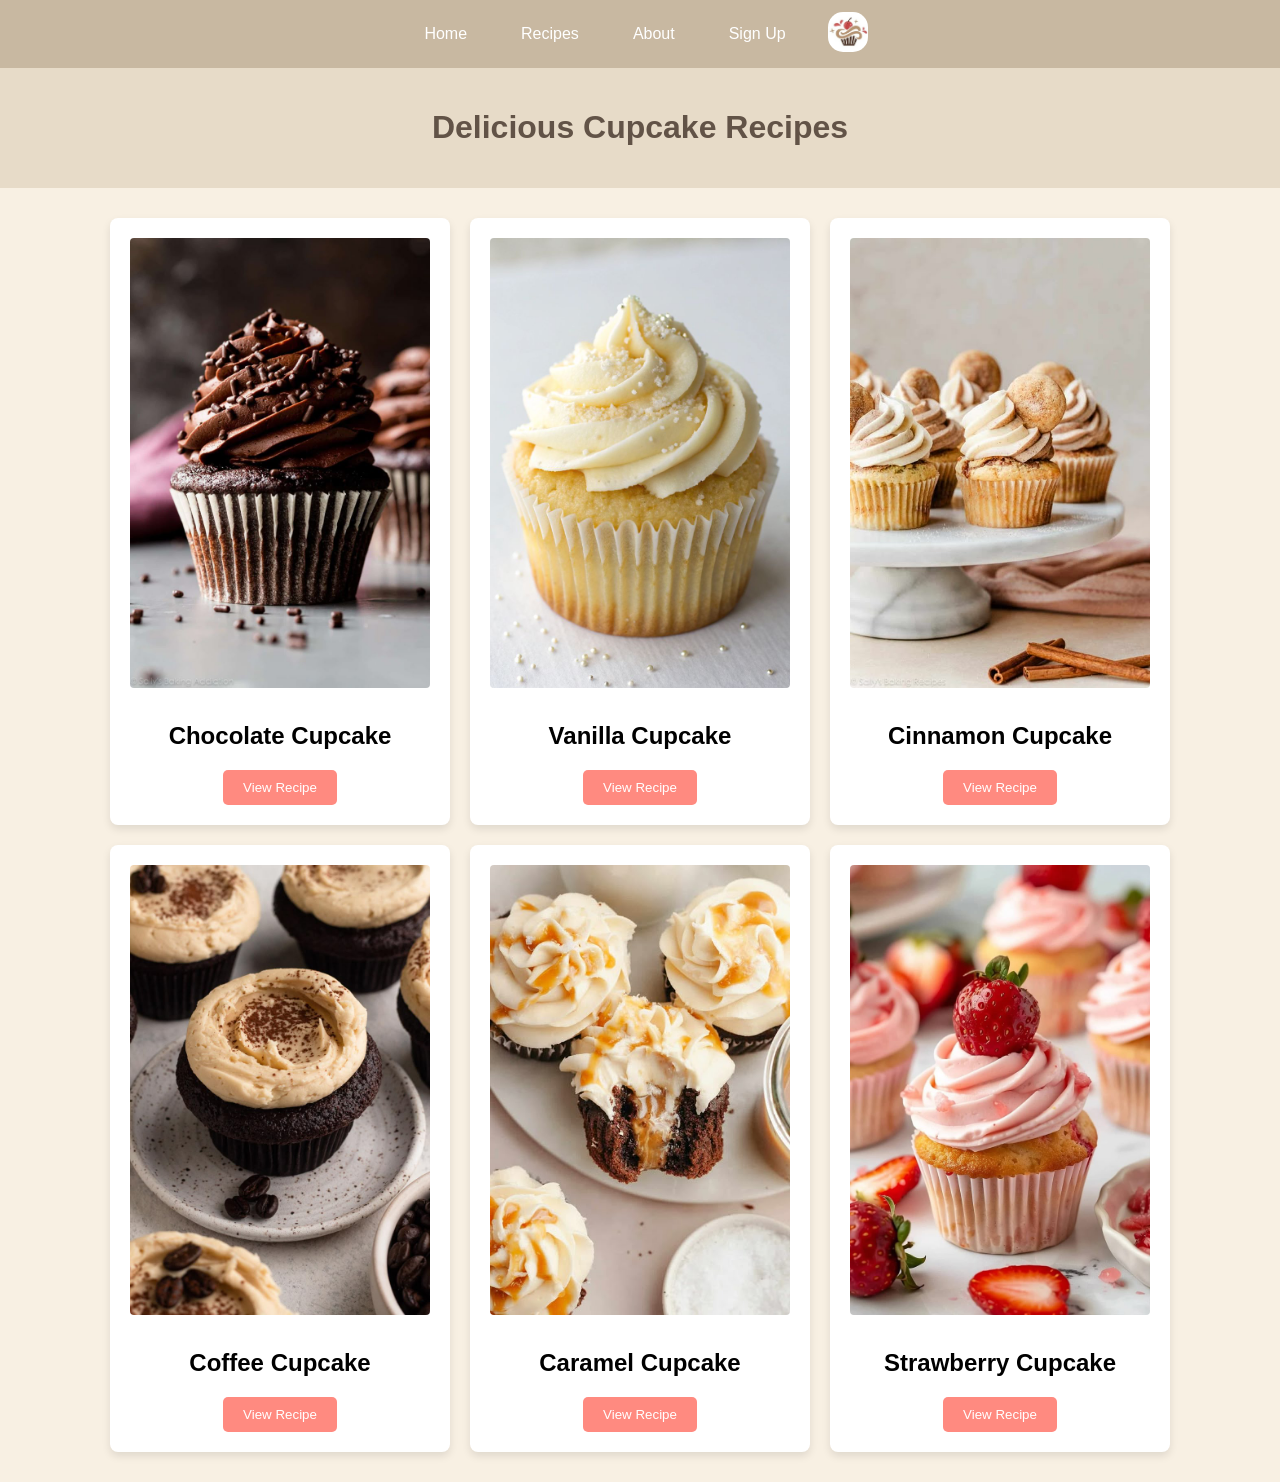
<file: IA-recipes.html>
<!DOCTYPE html>
<html lang="en">
<head>
    <title>Cupcake Recipes</title>
    <style>
        body {
            font-family: 'Lucida Sans', 'Lucida Sans Regular', 'Lucida Grande', 'Lucida Sans Unicode', Geneva, Verdana, sans-serif; 
            margin: 0;
            padding: 0;
            background-color: rgb(248, 240, 227);
        }
        body::selection{
            color: #7d7272;
            background-color: rgb(250, 242, 222);
        }

        header {
            background-color:rgb(231, 219, 200);
            text-align: center;
            padding: 20px 0;
        }

        h1 {
            color:  #625347;
        }

        .recipe-container {
            display: flex;
            flex-wrap: wrap;
            justify-content: center;
            padding: 20px;
        }

        .recipe-card {
            background-color: white;
            border-radius: 8px;
            box-shadow: 0 4px 8px rgba(0, 0, 0, 0.1);
            margin: 10px;
            padding: 20px;
            width: 300px;
            text-align: center;
        }

        .recipe-card img {
            max-width: 100%;
            height: auto;
            border-radius: 4px;
            margin-bottom: 10px;
        }

        .recipe-card button {  
            background-color: #ff8a80; /* Light red */
            color: white;
            border: none;
            padding: 10px 20px;
            border-radius: 5px;
            cursor: pointer;
        }

       
        .navbar {
            background-color: rgb(200, 184, 161);
            padding: 10px 20px;
           
        }
        .menu {
            list-style: none;
            margin: 1px;;
            padding: 1px;
            display:flex;
            justify-content: center;
            align-items: center;
        }
        .menu li {
            margin: 0 15px;
        }
        .menu a {
            text-decoration: none;
            color: white;
            padding: 8px 12px;
        }
        .menu a:hover {
            background: #f9f5f5;
            color:brown;
            border-radius: 5px;
        }
        .menu img {
            border-radius: 15px ;
        }
        button:hover { background-color: #f4e4d8; }


    </style>
</head>
<body>
    <nav class="navbar">
        <ul class="menu">
            <li><a href="index.html">Home</a></li>
            <li><a href="IA-recipes.html">Recipes</a></li>
            <li><a href="IA-contact.html">About</a></li>
            <li><a href="IA-LOGIN.html">Sign Up</a></li>
            <li>
                <img  src="cupcakeimg.jpg" width="40 px" height="40 px">
                
            </li>
        </ul>   
    </nav>
    <header>
        <h1>Delicious Cupcake Recipes</h1>
    </header> 

    <div class="recipe-container">
        <div class="recipe-card">
            <img src="choco.jpg" alt="Chocolate Cupcake">
            <h2>Chocolate Cupcake</h2>
            <a href="IA-chocoR.html">
                <button >View Recipe</button>
            </a>
            
        </div>

        <div class="recipe-card">
            <img src="vanilla.jpg" alt="Vanilla Cupcake">
            <h2>Vanilla Cupcake</h2>
            <a href="IA-vanillaR.html">
                <button>View Recipe</button>
            </a>
        </div>

        <div class="recipe-card">
            <img src="cinnam.jpg" alt="Cinnamon Cupcake">
            <h2>Cinnamon Cupcake</h2>
            <a href="IA-cinnaR.html">
                <button>View Recipe</button>
            </a>
            
        </div>

        <div class="recipe-card">
            <img src="coffee.jpg" alt="Coffee Cupcake">
            <h2>Coffee Cupcake</h2>
            <a href="IA-coffeeR.html">
                <button>View Recipe</button>
            </a>
        </div>

        <div class="recipe-card">
            <img src="caraaamel.jpg" alt="Caramel Cupcake">
            <h2>Caramel Cupcake</h2>
            <a href="IA-caramelR.html">
                <button>View Recipe</button>
            </a>
        </div>
       
        <div class="recipe-card">
            <img src="steawberry.jpg" alt="Strawberry Cupcake">
            <h2>Strawberry Cupcake</h2>
            <a href="IA-strawberryR.html">
                <button>View Recipe</button>
            </a>
        </div>
    </div> 

    <script>
        
    </script>
</body>
</html>
</file>
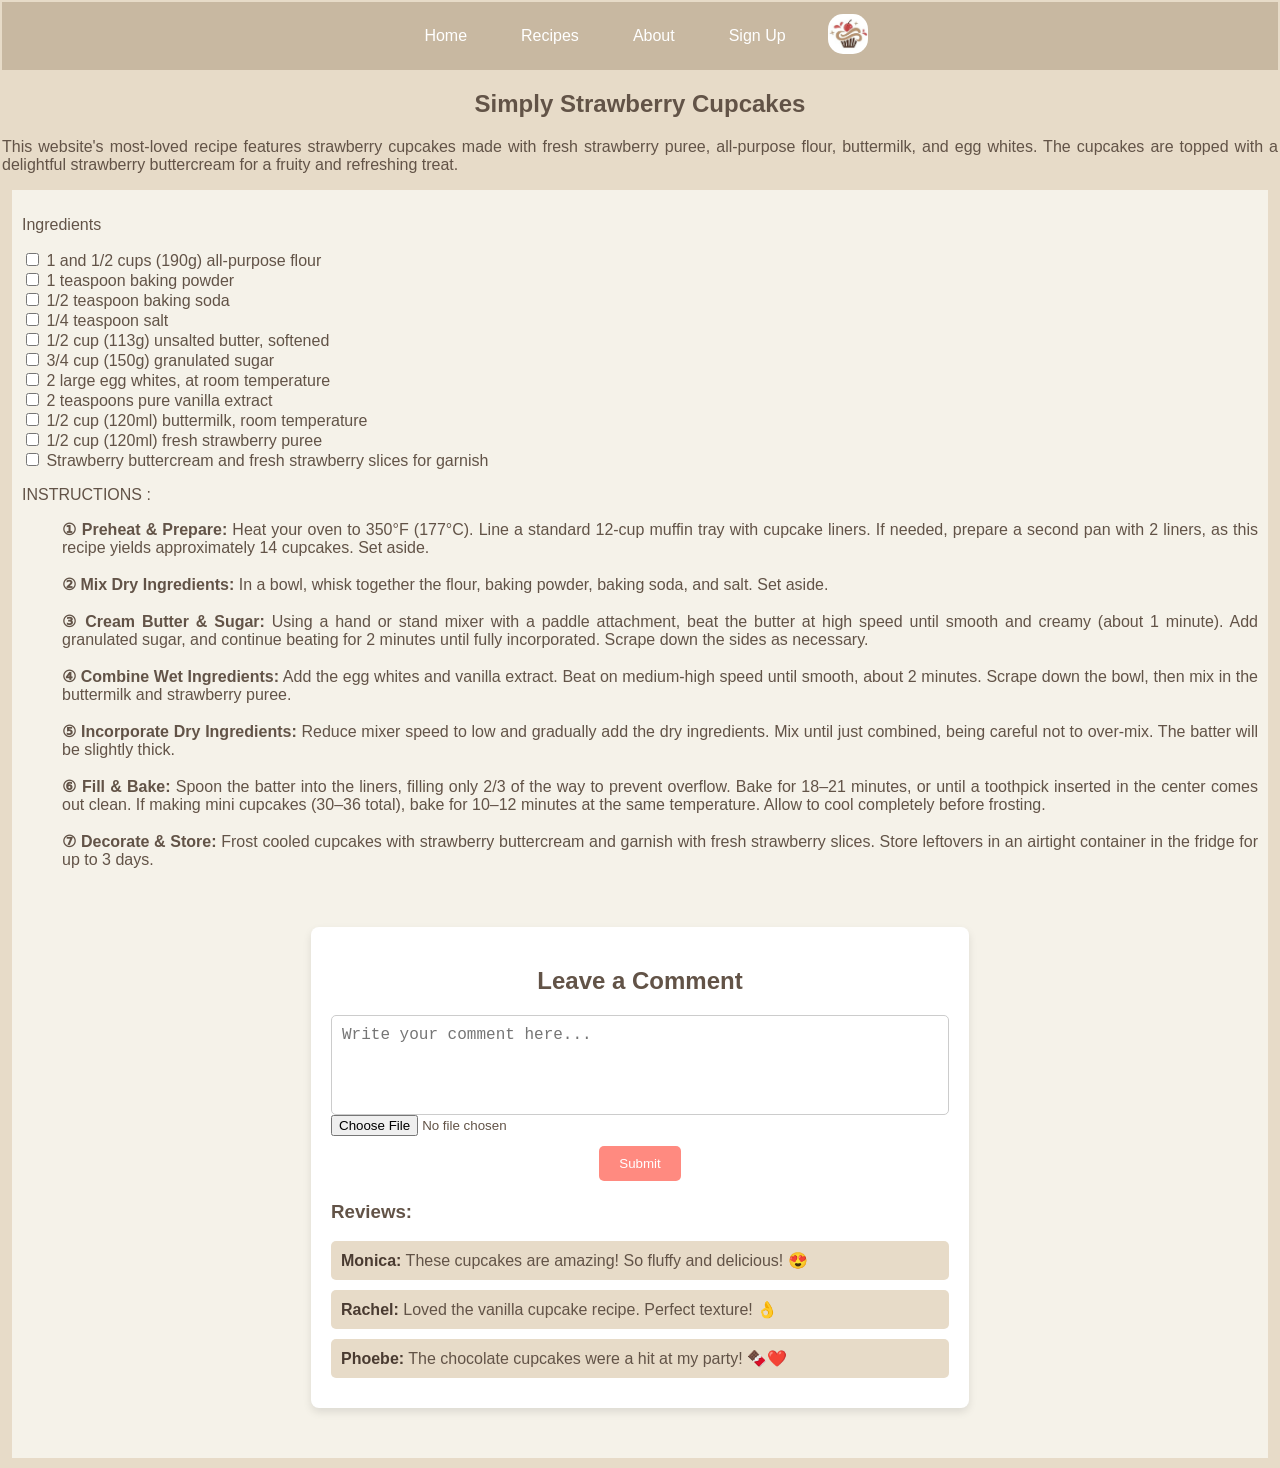
<file: IA-strawberryR.html>
<html lang="en">
<head>
    <title>Vanilla Recipe</title>
    <style>
    body {
        margin: 2;
        font-family:'Lucida Sans', 'Lucida Sans Regular', 'Lucida Grande', 'Lucida Sans Unicode', Geneva, Verdana, sans-serif; 
        background-color: rgb(231, 219, 200);
        color:  #625347;
        justify-items: center;
        text-align: justify;
    }
    body::selection{
            color: #7d7272;
            background-color: rgb(250, 242, 222);
    }
    .navbar {
            background-color: rgb(200, 184, 161);
            padding: 10px 20px;
            position:initial;
           
        }
        .menu {
            list-style: none;
            margin: 1px;;
            padding: 1px;
            display:flex;
            justify-content: center;
            align-items: center;
        }
        .menu li {
            margin: 0 15px;
        }
        .menu a {
            text-decoration: none;
            color: white;
            padding: 8px 12px;
        }
        .menu a:hover {
            background: #f9f5f5;
            color:brown;
            border-radius: 5px;
        }
        .menu img {
            border-radius: 15px ;
        }
        .card{
            background-color: rgb(245, 242, 233);
            margin:10px;
            padding :10px;
        }
        .comment-section {
            width: 50%;
            margin: 40px auto;
            background: white;
            padding: 20px;
            border-radius: 8px;
            box-shadow: 0 4px 8px rgba(0, 0, 0, 0.1);
        }

        h2 {
            color: #625347;
            text-align: center;
        }

        .comment-box {
            width: 100%;
            height: 100px;
            padding: 10px;
            border: 1px solid #ccc;
            border-radius: 5px;
            resize: none;
            font-size: 16px;
        }

        .submit-btn {
            background-color: #ff8a80;
            color: white;
            border: none;
            padding: 10px 20px;
            border-radius: 5px;
            cursor: pointer;
            display: block;
            margin: 10px auto;
        }

        .reviews {
            margin-top: 20px;
        }

        .review {
            background: rgb(231, 219, 200);
            padding: 10px;
            border-radius: 5px;
            margin-bottom: 10px;
        }

        .review strong {
            color: #4a3b31;
        }
    </style>
</head>
<body>
    <nav class="navbar">
        <ul class="menu">
            <li><a href="index.html">Home</a></li>
            <li><a href="IA-recipes.html">Recipes</a></li>
            <li><a href="IA-contact.html">About</a></li>
            <li><a href="IA-LOGIN.html">Sign Up</a></li>
            <li>
                <img  src="cupcakeimg.jpg" width="40 px" height="40 px">
                
            </li>
        </ul>   
    </nav>
    <h2> Simply Strawberry Cupcakes </h2>

    <p>
        This website's most-loved recipe features strawberry cupcakes made with fresh strawberry puree, all-purpose flour, buttermilk, and egg whites. The cupcakes are topped with a delightful strawberry buttercream for a fruity and refreshing treat.
    </p>
    <div class="card">
    <p>Ingredients</p>
    <form style="text-align:left;">
        <label><input type="checkbox" value="flour"> 1 and 1/2 cups (190g) all-purpose flour</label><br>
        <label><input type="checkbox" value="baking_powder"> 1 teaspoon baking powder</label><br>
        <label><input type="checkbox" value="baking_soda"> 1/2 teaspoon baking soda</label><br>
        <label><input type="checkbox" value="salt"> 1/4 teaspoon salt</label><br>
        <label><input type="checkbox" value="butter"> 1/2 cup (113g) unsalted butter, softened</label><br>
        <label><input type="checkbox" value="sugar"> 3/4 cup (150g) granulated sugar</label><br>
        <label><input type="checkbox" value="egg_whites"> 2 large egg whites, at room temperature</label><br>
        <label><input type="checkbox" value="vanilla_extract"> 2 teaspoons pure vanilla extract</label><br>
        <label><input type="checkbox" value="buttermilk"> 1/2 cup (120ml) buttermilk, room temperature</label><br>
        <label><input type="checkbox" value="strawberry_puree"> 1/2 cup (120ml) fresh strawberry puree</label><br>
        <label><input type="checkbox" value="frosting"> Strawberry buttercream and fresh strawberry slices for garnish</label><br>
    </form>
    
    <p>INSTRUCTIONS : </p>
    <ol style="list-style-type: none; counter-reset: step-counter; text-align: justify;">
        <li style="counter-increment: step-counter;">
            <span style="font-weight: bold;">&#9312; Preheat & Prepare:</span>  
            Heat your oven to 350°F (177°C). Line a standard 12-cup muffin tray with cupcake liners. If needed, prepare a second pan with 2 liners, as this recipe yields approximately 14 cupcakes. Set aside.
        </li><br> 
        <li>
            <b>&#9313; Mix Dry Ingredients:</b>
            In a bowl, whisk together the flour, baking powder, baking soda, and salt. Set aside.
        </li><br> 
        <li>
            <b>&#9314; Cream Butter & Sugar:</b> 
            Using a hand or stand mixer with a paddle attachment, beat the butter at high speed until smooth and creamy (about 1 minute). Add granulated sugar, and continue beating for 2 minutes until fully incorporated. Scrape down the sides as necessary.
        </li><br> 
        <li>
            <b>&#9315; Combine Wet Ingredients:</b>  
            Add the egg whites and vanilla extract. Beat on medium-high speed until smooth, about 2 minutes. Scrape down the bowl, then mix in the buttermilk and strawberry puree.
        </li><br> 
        <li>
            <b>&#9316; Incorporate Dry Ingredients:</b>  
            Reduce mixer speed to low and gradually add the dry ingredients. Mix until just combined, being careful not to over-mix. The batter will be slightly thick.
        </li><br> 
        <li >
            <b>&#9317; Fill & Bake:</b> 
            Spoon the batter into the liners, filling only 2/3 of the way to prevent overflow. Bake for 18–21 minutes, or until a toothpick inserted in the center comes out clean. If making mini cupcakes (30–36 total), bake for 10–12 minutes at the same temperature. Allow to cool completely before frosting.
        </li><br> 
        <li >
            <b>&#9318; Decorate & Store:</b>
            Frost cooled cupcakes with strawberry buttercream and garnish with fresh strawberry slices. Store leftovers in an airtight container in the fridge for up to 3 days.
        </li><br>
    </ol>
    
    <div class="comment-section">
        <h2>Leave a Comment</h2>
        <textarea class="comment-box" placeholder="Write your comment here..."></textarea>
        <input type="file" accept=image/* name="image" value="image">
        <button class="submit-btn">Submit</button>

        <div class="reviews">
            <h3>Reviews:</h3>
            <div class="review"><strong>Monica:</strong> These cupcakes are amazing! So fluffy and delicious! 😍</div>
            <div class="review"><strong>Rachel:</strong> Loved the vanilla cupcake recipe. Perfect texture! 👌</div>
            <div class="review"><strong>Phoebe:</strong> The chocolate cupcakes were a hit at my party! 🍫❤️</div>
        </div>
    </div>
    


</div>

   

    
</body>
</html>
</file>
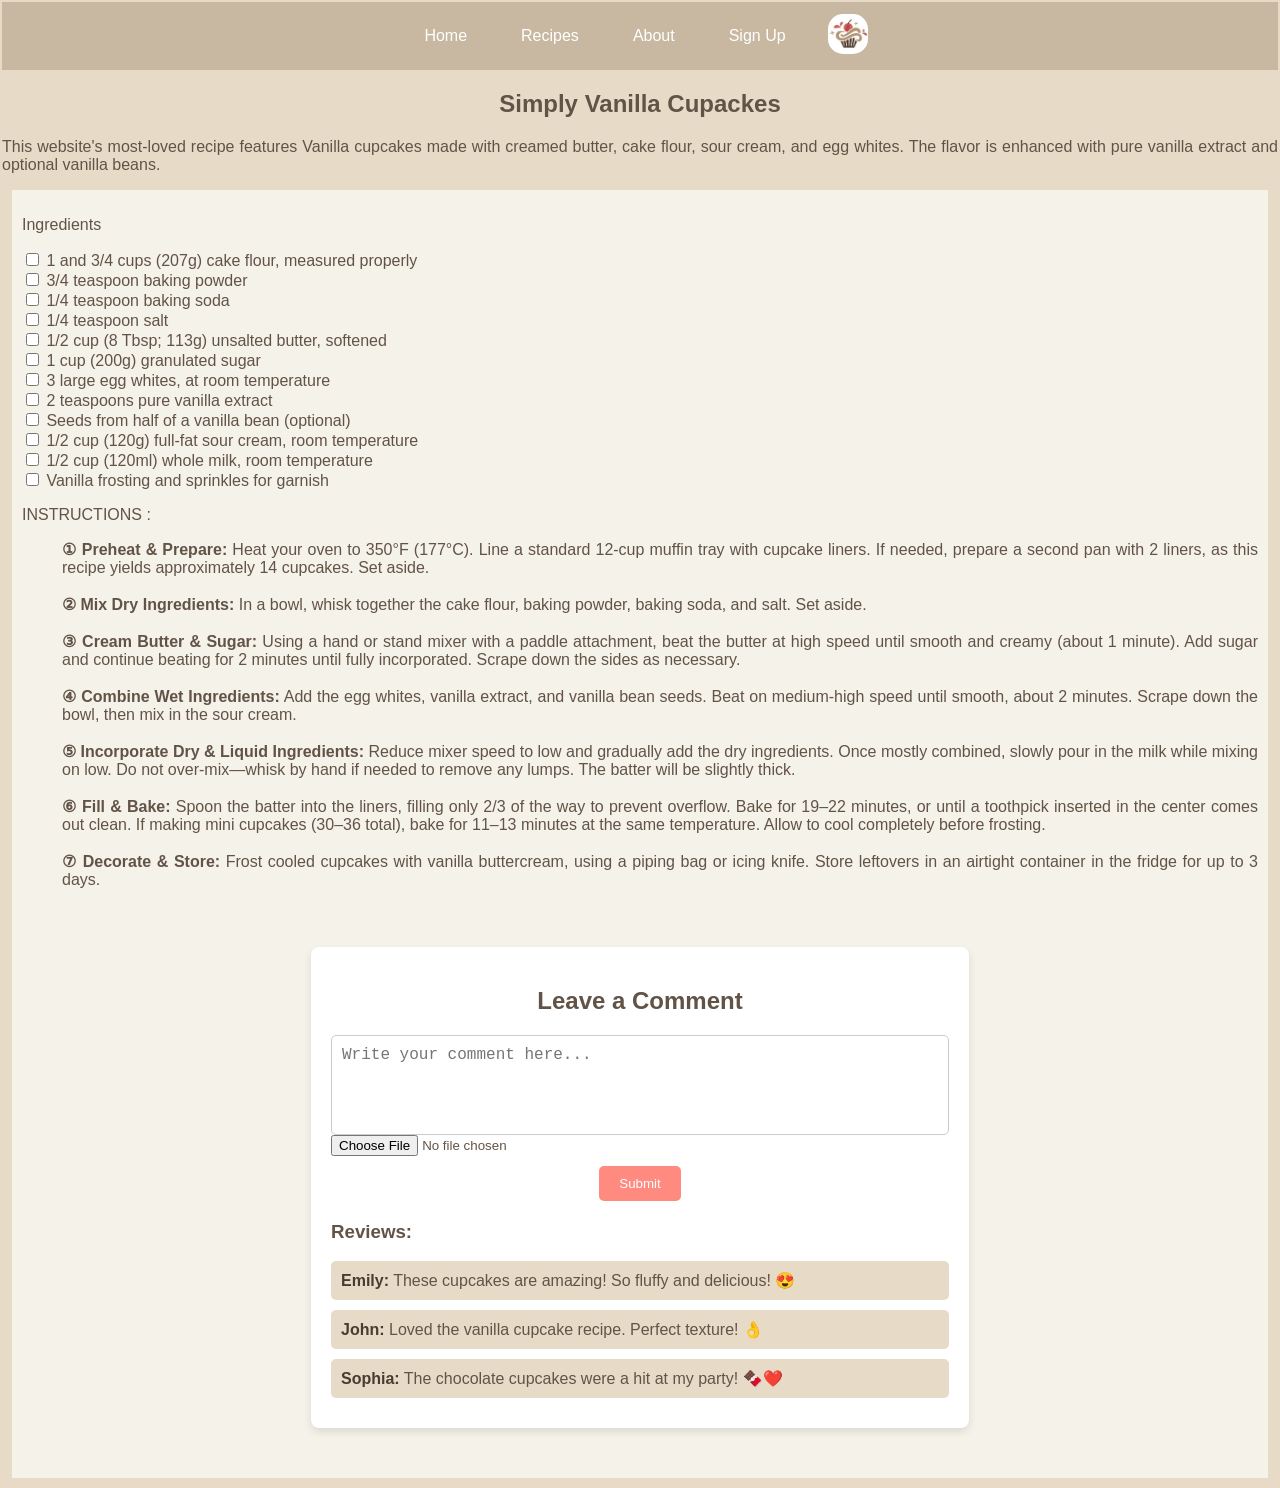
<file: IA-vanillaR.html>
<html lang="en">
<head>
    <title>Vanilla Recipe</title>
    <style>
    body {
        margin: 2;
        font-family:'Lucida Sans', 'Lucida Sans Regular', 'Lucida Grande', 'Lucida Sans Unicode', Geneva, Verdana, sans-serif; 
        background-color: rgb(231, 219, 200);
        color:  #625347;
        justify-items: center;
        text-align: justify;
    }
    body::selection{
            color: #7d7272;
            background-color: rgb(250, 242, 222);
    }
    .navbar {
            background-color: rgb(200, 184, 161);
            padding: 10px 20px;
            position:initial;
           
        }
        .menu {
            list-style: none;
            margin: 1px;;
            padding: 1px;
            display:flex;
            justify-content: center;
            align-items: center;
        }
        .menu li {
            margin: 0 15px;
        }
        .menu a {
            text-decoration: none;
            color: white;
            padding: 8px 12px;
        }
        .menu a:hover {
            background: #f9f5f5;
            color:brown;
            border-radius: 5px;
        }
        .menu img {
            border-radius: 15px ;
        }
        .card{
            background-color: rgb(245, 242, 233);
            margin:10px;
            padding :10px;
        }
        .comment-section {
            width: 50%;
            margin: 40px auto;
            background: white;
            padding: 20px;
            border-radius: 8px;
            box-shadow: 0 4px 8px rgba(0, 0, 0, 0.1);
        }

        h2 {
            color: #625347;
            text-align: center;
        }

        .comment-box {
            width: 100%;
            height: 100px;
            padding: 10px;
            border: 1px solid #ccc;
            border-radius: 5px;
            resize: none;
            font-size: 16px;
        }

        .submit-btn {
            background-color: #ff8a80;
            color: white;
            border: none;
            padding: 10px 20px;
            border-radius: 5px;
            cursor: pointer;
            display: block;
            margin: 10px auto;
        }

        .reviews {
            margin-top: 20px;
        }

        .review {
            background: rgb(231, 219, 200);
            padding: 10px;
            border-radius: 5px;
            margin-bottom: 10px;
        }

        .review strong {
            color: #4a3b31;
        }
    </style>
</head>
<body>
    <nav class="navbar">
        <ul class="menu">
            <li><a href="index.html">Home</a></li>
            <li><a href="IA-recipes.html">Recipes</a></li>
            <li><a href="IA-contact.html">About</a></li>
            <li><a href="IA-LOGIN.html">Sign Up</a></li>
            <li>
                <img  src="cupcakeimg.jpg" width="40 px" height="40 px">
                
            </li>
        </ul>   
    </nav>
<h2> Simply Vanilla Cupackes </h2>

<p>
    This website's most-loved recipe features Vanilla cupcakes made with creamed butter, cake flour, sour cream, and egg whites. The flavor is enhanced with pure vanilla extract and optional vanilla beans. 
</p>
<div class="card">
<p>Ingredients</p>
<form style="text-align:left;">
    <label><input type="checkbox" value="cake_flour"> 1 and 3/4 cups (207g) cake flour, measured properly</label><br>
    <label><input type="checkbox" value="baking_powder"> 3/4 teaspoon baking powder</label><br>
    <label><input type="checkbox" value="baking_soda"> 1/4 teaspoon baking soda</label><br>
    <label><input type="checkbox" value="salt"> 1/4 teaspoon salt</label><br>
    <label><input type="checkbox" value="butter"> 1/2 cup (8 Tbsp; 113g) unsalted butter, softened</label><br>
    <label><input type="checkbox" value="sugar"> 1 cup (200g) granulated sugar</label><br>
    <label><input type="checkbox" value="egg_whites"> 3 large egg whites, at room temperature</label><br>
    <label><input type="checkbox" value="vanilla_extract"> 2 teaspoons pure vanilla extract</label><br>
    <label><input type="checkbox" value="vanilla_bean"> Seeds from half of a vanilla bean (optional)</label><br>
    <label><input type="checkbox" value="sour_cream"> 1/2 cup (120g) full-fat sour cream, room temperature</label><br>
    <label><input type="checkbox" value="whole_milk"> 1/2 cup (120ml) whole milk, room temperature</label><br>
    <label><input type="checkbox" value="frosting"> Vanilla frosting and sprinkles for garnish</label><br>
</form>


<p>INSTRUCTIONS : </p>
<ol style="list-style-type: none; counter-reset: step-counter; text-align: justify;">
    <li style="counter-increment: step-counter;">
        <span style="font-weight: bold;">① Preheat & Prepare:</span>  
        Heat your oven to 350°F (177°C). Line a standard 12-cup muffin tray with cupcake liners. If needed, prepare a second pan with 2 liners, as this recipe yields approximately 14 cupcakes. Set aside.
    </li><br> 
    <li>
        <b>② Mix Dry Ingredients:</b>
        In a bowl, whisk together the cake flour, baking powder, baking soda, and salt. Set aside.
    </li><br> 
    <li>
        <b>③ Cream Butter & Sugar:</b> 
        Using a hand or stand mixer with a paddle attachment, beat the butter at high speed until smooth and creamy (about 1 minute). Add sugar and continue beating for 2 minutes until fully incorporated. Scrape down the sides as necessary.
    </li><br> 
    <li>
        <b>④ Combine Wet Ingredients:</b>  
        Add the egg whites, vanilla extract, and vanilla bean seeds. Beat on medium-high speed until smooth, about 2 minutes. Scrape down the bowl, then mix in the sour cream.
    </li><br> 
    <li>
        <b>⑤ Incorporate Dry & Liquid Ingredients:</b>  
        Reduce mixer speed to low and gradually add the dry ingredients. Once mostly combined, slowly pour in the milk while mixing on low. Do not over-mix—whisk by hand if needed to remove any lumps. The batter will be slightly thick.
    </li><br> 
    <li >
        <b>⑥ Fill & Bake:</b> 
        Spoon the batter into the liners, filling only 2/3 of the way to prevent overflow. Bake for 19–22 minutes, or until a toothpick inserted in the center comes out clean. If making mini cupcakes (30–36 total), bake for 11–13 minutes at the same temperature. Allow to cool completely before frosting.
    </li><br> 
    <li >
        <b>⑦ Decorate & Store:</b>
        Frost cooled cupcakes with vanilla buttercream, using a piping bag or icing knife. Store leftovers in an airtight container in the fridge for up to 3 days.
    </li><br>
</ol>
    <div class="comment-section">
        <h2>Leave a Comment</h2>
        <textarea class="comment-box" placeholder="Write your comment here..."></textarea>
        <input type="file" accept=image/* name="image" value="image">
        <button class="submit-btn">Submit</button>

        <div class="reviews">
            <h3>Reviews:</h3>
            <div class="review"><strong>Emily:</strong> These cupcakes are amazing! So fluffy and delicious! 😍</div>
            <div class="review"><strong>John:</strong> Loved the vanilla cupcake recipe. Perfect texture! 👌</div>
            <div class="review"><strong>Sophia:</strong> The chocolate cupcakes were a hit at my party! 🍫❤️</div>
        </div>
    </div>
    


</div>

   

    
</body>
</html>
</file>
